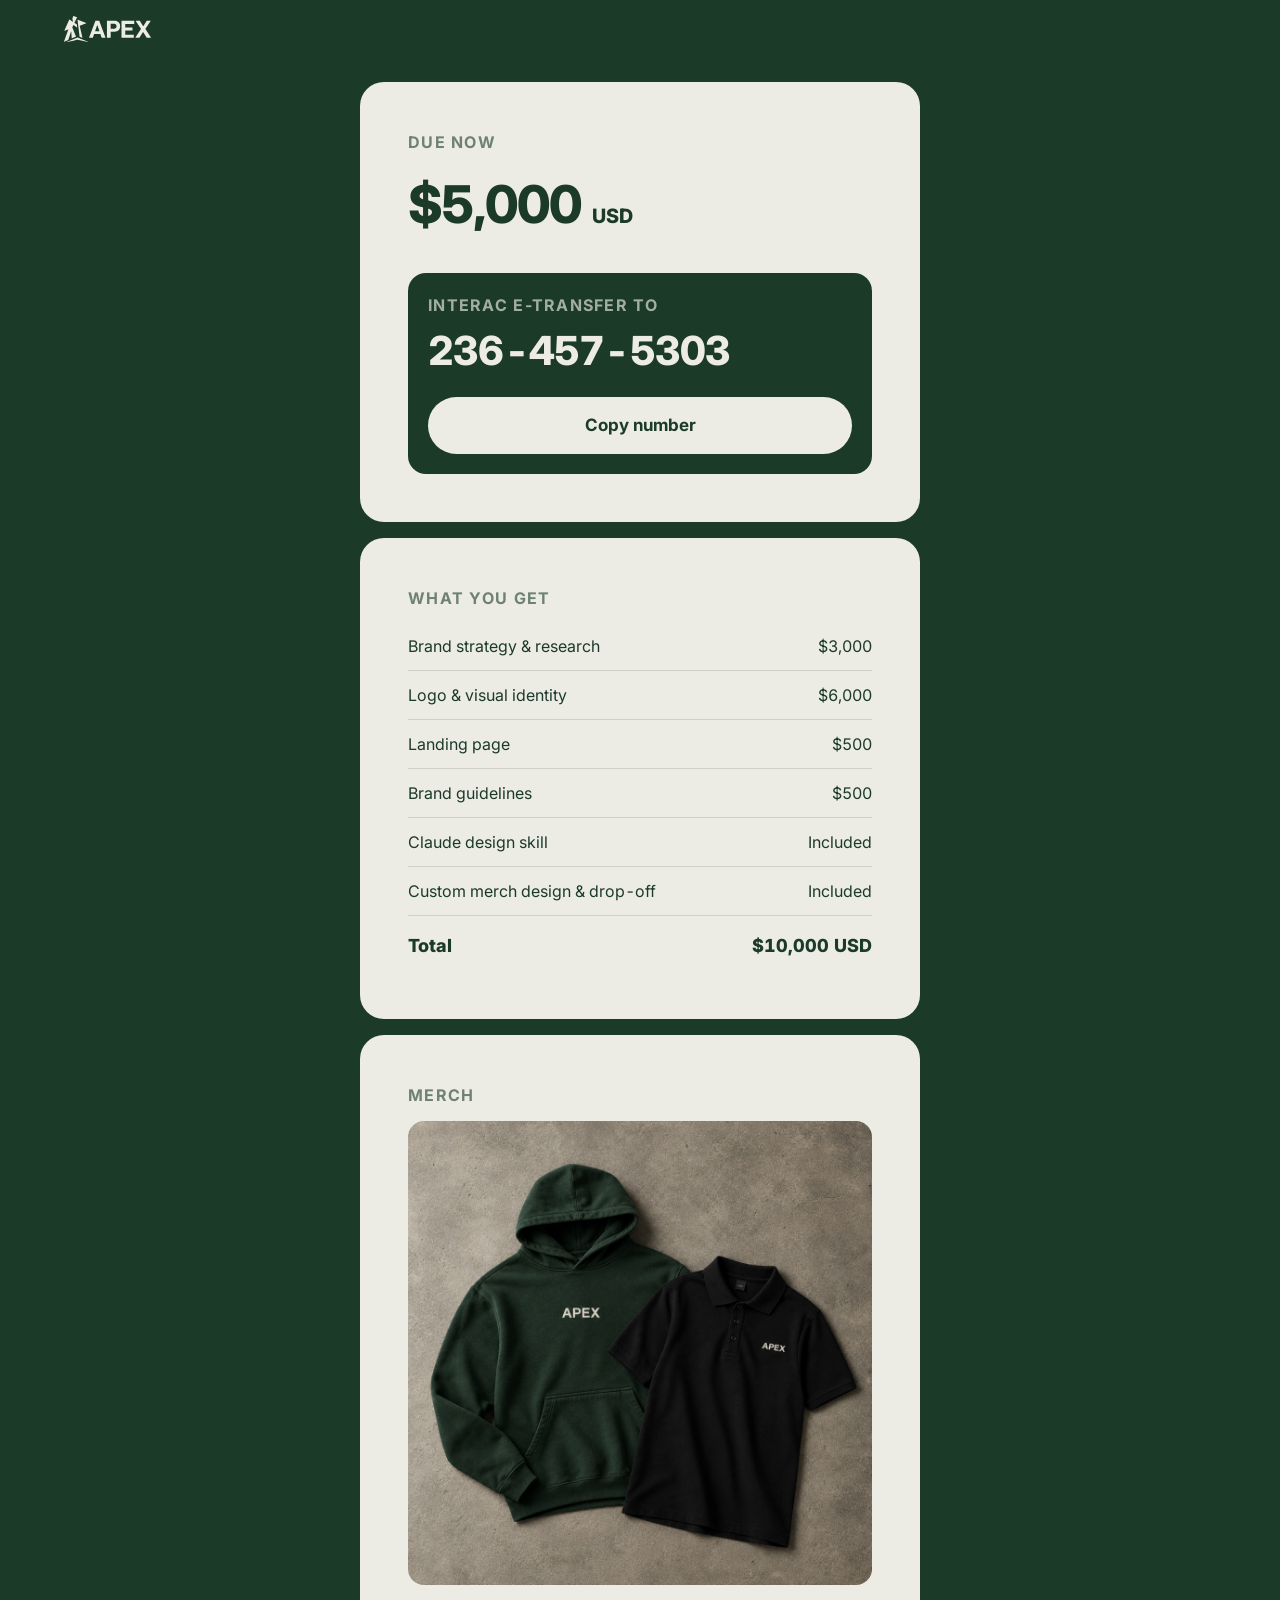
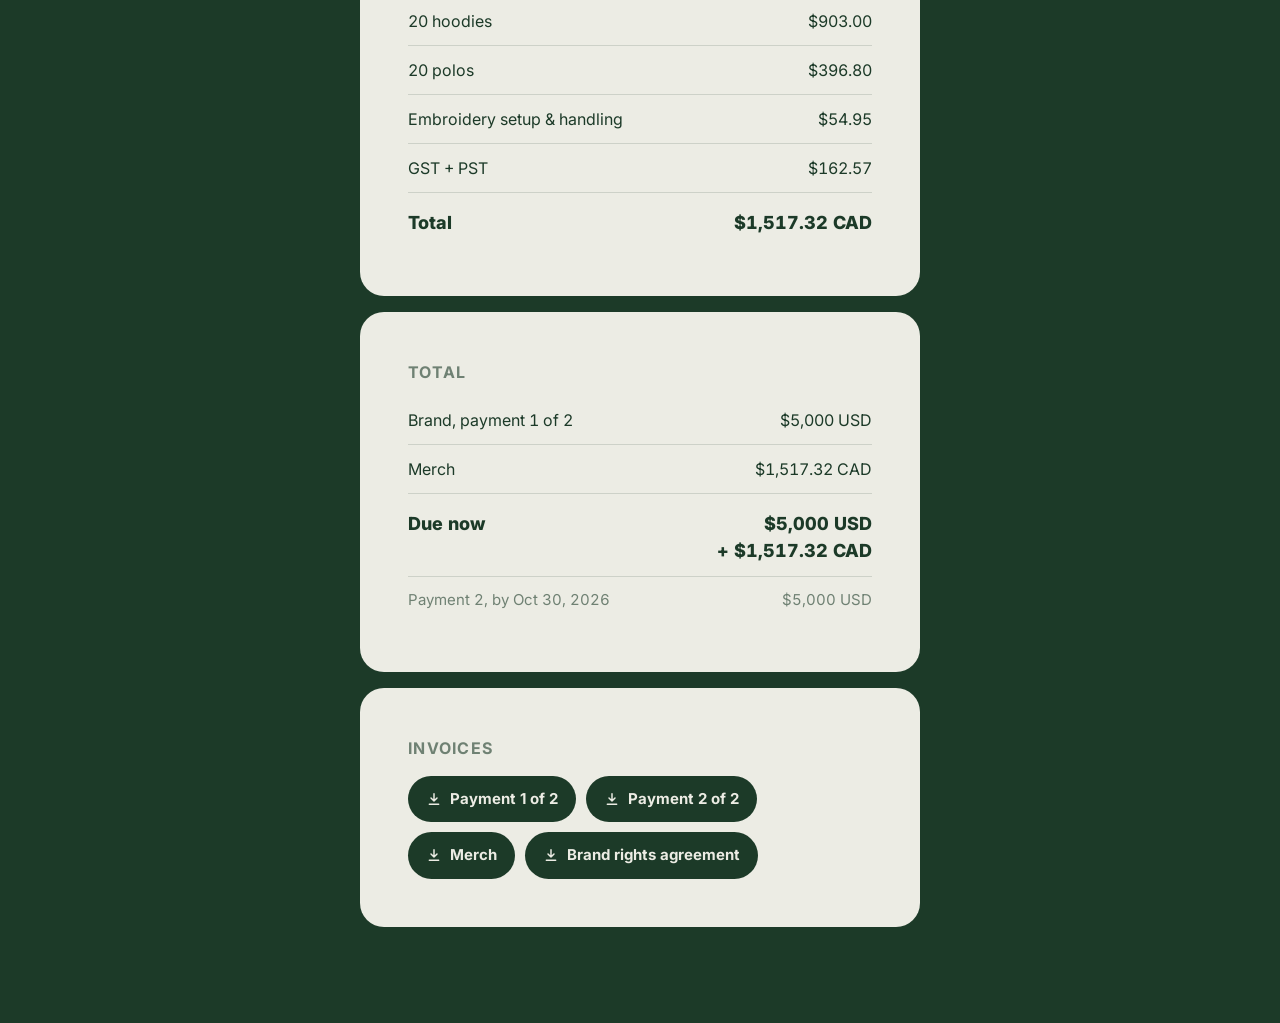
<file: invoice/index.html>
<!DOCTYPE html>
<html lang="en">
<head>
  <meta charset="utf-8">
  <meta name="viewport" content="width=device-width, initial-scale=1">
  <title>Invoice · Apex.host</title>
  <meta name="robots" content="noindex">
  <link rel="icon" href="../img/logo/app-icon.png" type="image/png">
  <link rel="icon" href="../img/logo/favicon.svg" type="image/svg+xml">
  <link rel="preconnect" href="https://fonts.googleapis.com">
  <link rel="preconnect" href="https://fonts.gstatic.com" crossorigin>
  <link href="https://fonts.googleapis.com/css2?family=Inter:wght@400;500;700;800&display=swap" rel="stylesheet">
  <style>
    :root { --pine: #1c3a28; --mist: #ecece4; --muted: rgba(28,58,40,.6); --line: rgba(28,58,40,.15); --pad: clamp(16px, 5vw, 80px); }
    * { margin: 0; padding: 0; box-sizing: border-box; }
    body { background: var(--pine); color: var(--mist); font-family: "Inter", system-ui, sans-serif; -webkit-font-smoothing: antialiased; font-size: 16px; line-height: 1.5; }
    a { color: inherit; }

    .bar { display: flex; align-items: center; justify-content: space-between; gap: 16px; padding: 16px var(--pad); }
    .bar img { height: 26px; width: auto; display: block; }

    main { padding: clamp(8px, 2vw, 24px) var(--pad) clamp(48px, 8vw, 96px); }
    .card { background: var(--mist); color: var(--pine); border-radius: 24px; max-width: 560px; margin: 0 auto; padding: clamp(24px, 6vw, 48px); }
    .card + .card { margin-top: 16px; }

    .label { font-size: 16px; font-weight: 700; letter-spacing: .08em; text-transform: uppercase; color: var(--muted); }
    .amount { font-size: clamp(52px, 15vw, 80px); font-weight: 800; letter-spacing: -0.045em; line-height: 1; margin-top: 10px; font-variant-numeric: tabular-nums; }
    .amount small { font-size: .32em; letter-spacing: 0; font-weight: 700; margin-left: 6px; }
    .due { margin-top: 12px; }
    .due div { display: flex; flex-direction: column; padding: 12px 0; border-bottom: 1px solid var(--line); }
    .due div:last-child { border: 0; }
    .due b { font-size: clamp(36px, 11vw, 52px); font-weight: 800; letter-spacing: -0.04em; line-height: 1.05; font-variant-numeric: tabular-nums; }
    .due small { font-size: .38em; letter-spacing: 0; }

    .send { margin-top: 28px; background: var(--pine); color: var(--mist); border-radius: 18px; padding: 20px; }
    .send .label { color: rgba(236,236,228,.65); }
    .phone { display: block; white-space: nowrap; font-size: clamp(28px, 8vw, 40px); font-weight: 800; letter-spacing: -0.02em; margin-top: 4px; font-variant-numeric: tabular-nums; text-decoration: none; }
    .copy { margin-top: 16px; width: 100%; background: var(--mist); color: var(--pine); font: inherit; font-weight: 700; font-size: 17px; padding: 16px; border: 0; border-radius: 999px; cursor: pointer; }
    .copy:active { transform: scale(.98); }

    ul { list-style: none; margin-top: 12px; font-variant-numeric: tabular-nums; }
    li { display: flex; justify-content: space-between; gap: 16px; padding: 12px 0; border-bottom: 1px solid var(--line); }
    li span:last-child { white-space: nowrap; }
    li:last-child { border: 0; }
    li.total { font-weight: 800; font-size: 18px; padding-top: 16px; }
    li .stack { text-align: right; }
    li.later { color: var(--muted); font-size: 15px; }

    .merch { display: block; width: 100%; height: auto; border-radius: 16px; margin-top: 14px; }

    .dl { display: flex; flex-wrap: wrap; gap: 10px; margin-top: 16px; }
    .dl a { display: inline-flex; align-items: center; gap: 8px; background: var(--pine); color: var(--mist); font-weight: 700; font-size: 15px; text-decoration: none; padding: 12px 18px; border-radius: 999px; transition: transform .2s; }
    .dl a:hover { transform: translateY(-2px); }

    @media print {
      body { background: #fff; }
      .bar, .copy, .dl { display: none !important; }
      .card { max-width: none; }
    }
  </style>
</head>
<body>

  <header class="bar">
    <a href="../index.html" aria-label="Apex home"><img src="../assets/logos/white/apex-logotype-and-icon-white.svg" alt="Apex"></a>
  </header>

  <main>
    <section class="card">
      <p class="label">Due now</p>
      <div class="due">
        <div><b>$5,000 <small>USD</small></b></div>
      </div>

      <div class="send">
        <p class="label">Interac e-Transfer to</p>
        <a class="phone" href="tel:+12364575303">236-457-5303</a>
        <button class="copy" type="button" data-copy="2364575303">Copy number</button>
      </div>
    </section>

    <section class="card">
      <p class="label">What you get</p>
      <ul>
        <li><span>Brand strategy &amp; research</span><span>$3,000</span></li>
        <li><span>Logo &amp; visual identity</span><span>$6,000</span></li>
        <li><span>Landing page</span><span>$500</span></li>
        <li><span>Brand guidelines</span><span>$500</span></li>
        <li><span>Claude design skill</span><span>Included</span></li>
        <li><span>Custom merch design &amp; drop-off</span><span>Included</span></li>
        <li class="total"><span>Total</span><span>$10,000 USD</span></li>
      </ul>
    </section>

    <section class="card">
      <p class="label">Merch</p>
      <img class="merch" src="../img/merch-hoodie-polo.jpg" alt="Apex hoodie and polo" width="1000" height="1000">
      <ul>
        <li><span>20 hoodies</span><span>$903.00</span></li>
        <li><span>20 polos</span><span>$396.80</span></li>
        <li><span>Embroidery setup &amp; handling</span><span>$54.95</span></li>
        <li><span>GST + PST</span><span>$162.57</span></li>
        <li class="total"><span>Total</span><span>$1,517.32 CAD</span></li>
      </ul>
    </section>

    <section class="card">
      <p class="label">Total</p>
      <ul>
        <li><span>Brand, payment 1 of 2</span><span>$5,000 USD</span></li>
        <li><span>Merch</span><span>$1,517.32 CAD</span></li>
        <li class="total"><span>Due now</span><span class="stack">$5,000 USD<br>+ $1,517.32 CAD</span></li>
        <li class="later"><span>Payment 2, by Oct 30, 2026</span><span>$5,000 USD</span></li>
      </ul>
    </section>

    <section class="card">
      <p class="label">Invoices</p>
      <div class="dl">
        <a href="../assets/docs/Apex-Invoice-Payment-1-of-2.pdf" download><svg viewBox="0 0 24 24" width="16" height="16" fill="none" stroke="currentColor" stroke-width="2.2" stroke-linecap="round" stroke-linejoin="round" aria-hidden="true"><path d="M12 4v11m0 0l-4.5-4.5M12 15l4.5-4.5M5 20h14"/></svg> Payment 1 of 2</a>
        <a href="../assets/docs/Apex-Invoice-Payment-2-of-2.pdf" download><svg viewBox="0 0 24 24" width="16" height="16" fill="none" stroke="currentColor" stroke-width="2.2" stroke-linecap="round" stroke-linejoin="round" aria-hidden="true"><path d="M12 4v11m0 0l-4.5-4.5M12 15l4.5-4.5M5 20h14"/></svg> Payment 2 of 2</a>
        <a href="../assets/docs/Quote_75079.pdf" download="Apex-Merch-Invoice.pdf"><svg viewBox="0 0 24 24" width="16" height="16" fill="none" stroke="currentColor" stroke-width="2.2" stroke-linecap="round" stroke-linejoin="round" aria-hidden="true"><path d="M12 4v11m0 0l-4.5-4.5M12 15l4.5-4.5M5 20h14"/></svg> Merch</a>
        <a href="../assets/docs/Apex-Brand-Rights-Agreement.pdf" download><svg viewBox="0 0 24 24" width="16" height="16" fill="none" stroke="currentColor" stroke-width="2.2" stroke-linecap="round" stroke-linejoin="round" aria-hidden="true"><path d="M12 4v11m0 0l-4.5-4.5M12 15l4.5-4.5M5 20h14"/></svg> Brand rights agreement</a>
      </div>
    </section>
  </main>

  <script>
    document.querySelectorAll('[data-copy]').forEach(function (btn) {
      btn.addEventListener('click', function () {
        var text = btn.dataset.copy, label = btn.textContent;
        function done() { btn.textContent = 'Copied ✓'; setTimeout(function () { btn.textContent = label; }, 1800); }
        if (navigator.clipboard) {
          navigator.clipboard.writeText(text).then(done, fallback);
        } else { fallback(); }
        function fallback() {
          var t = document.createElement('textarea');
          t.value = text; document.body.appendChild(t); t.select();
          try { document.execCommand('copy'); done(); } catch (e) {}
          t.remove();
        }
      });
    });
  </script>
</body>
</html>
</file>
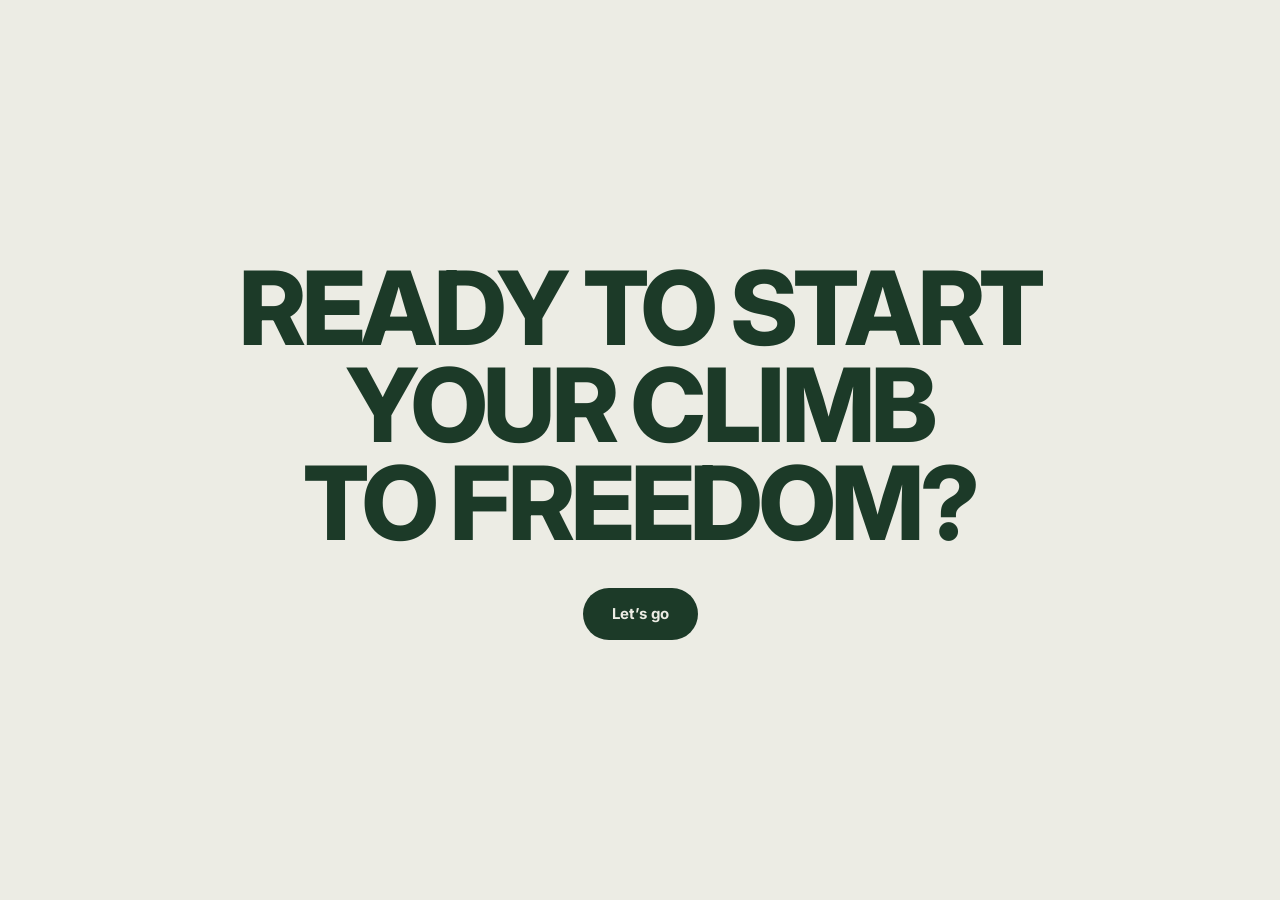
<file: sherpa/index.html>
<!doctype html>
<html lang="en">
<head>
<meta charset="utf-8">
<meta name="viewport" content="width=device-width, initial-scale=1, viewport-fit=cover">
<meta name="robots" content="noindex">
<meta name="theme-color" content="#ECECE4">
<title>Apex Sherpa</title>
<meta name="description" content="Apex Sherpa demo. Example data only. Nothing gets connected.">
<script>if (!/\/$/.test(location.pathname) && !/\.html$/.test(location.pathname)) location.replace(location.pathname + '/' + location.search + location.hash);</script>
<link rel="icon" href="assets/icon.svg" type="image/svg+xml">
<link rel="preconnect" href="https://fonts.googleapis.com">
<link rel="preconnect" href="https://fonts.gstatic.com" crossorigin>
<link href="https://fonts.googleapis.com/css2?family=Inter:wght@400;500;600;700;800;900&amp;display=swap" rel="stylesheet">
<link rel="stylesheet" href="app.css">
</head>
<body>
<div id="app" class="app"></div>
<div id="toast" role="status" aria-live="polite"></div>
<noscript><p style="padding:24px">Apex Sherpa needs JavaScript.</p></noscript>
<script src="data.js"></script>
<script src="app.js"></script>
</body>
</html>
</file>
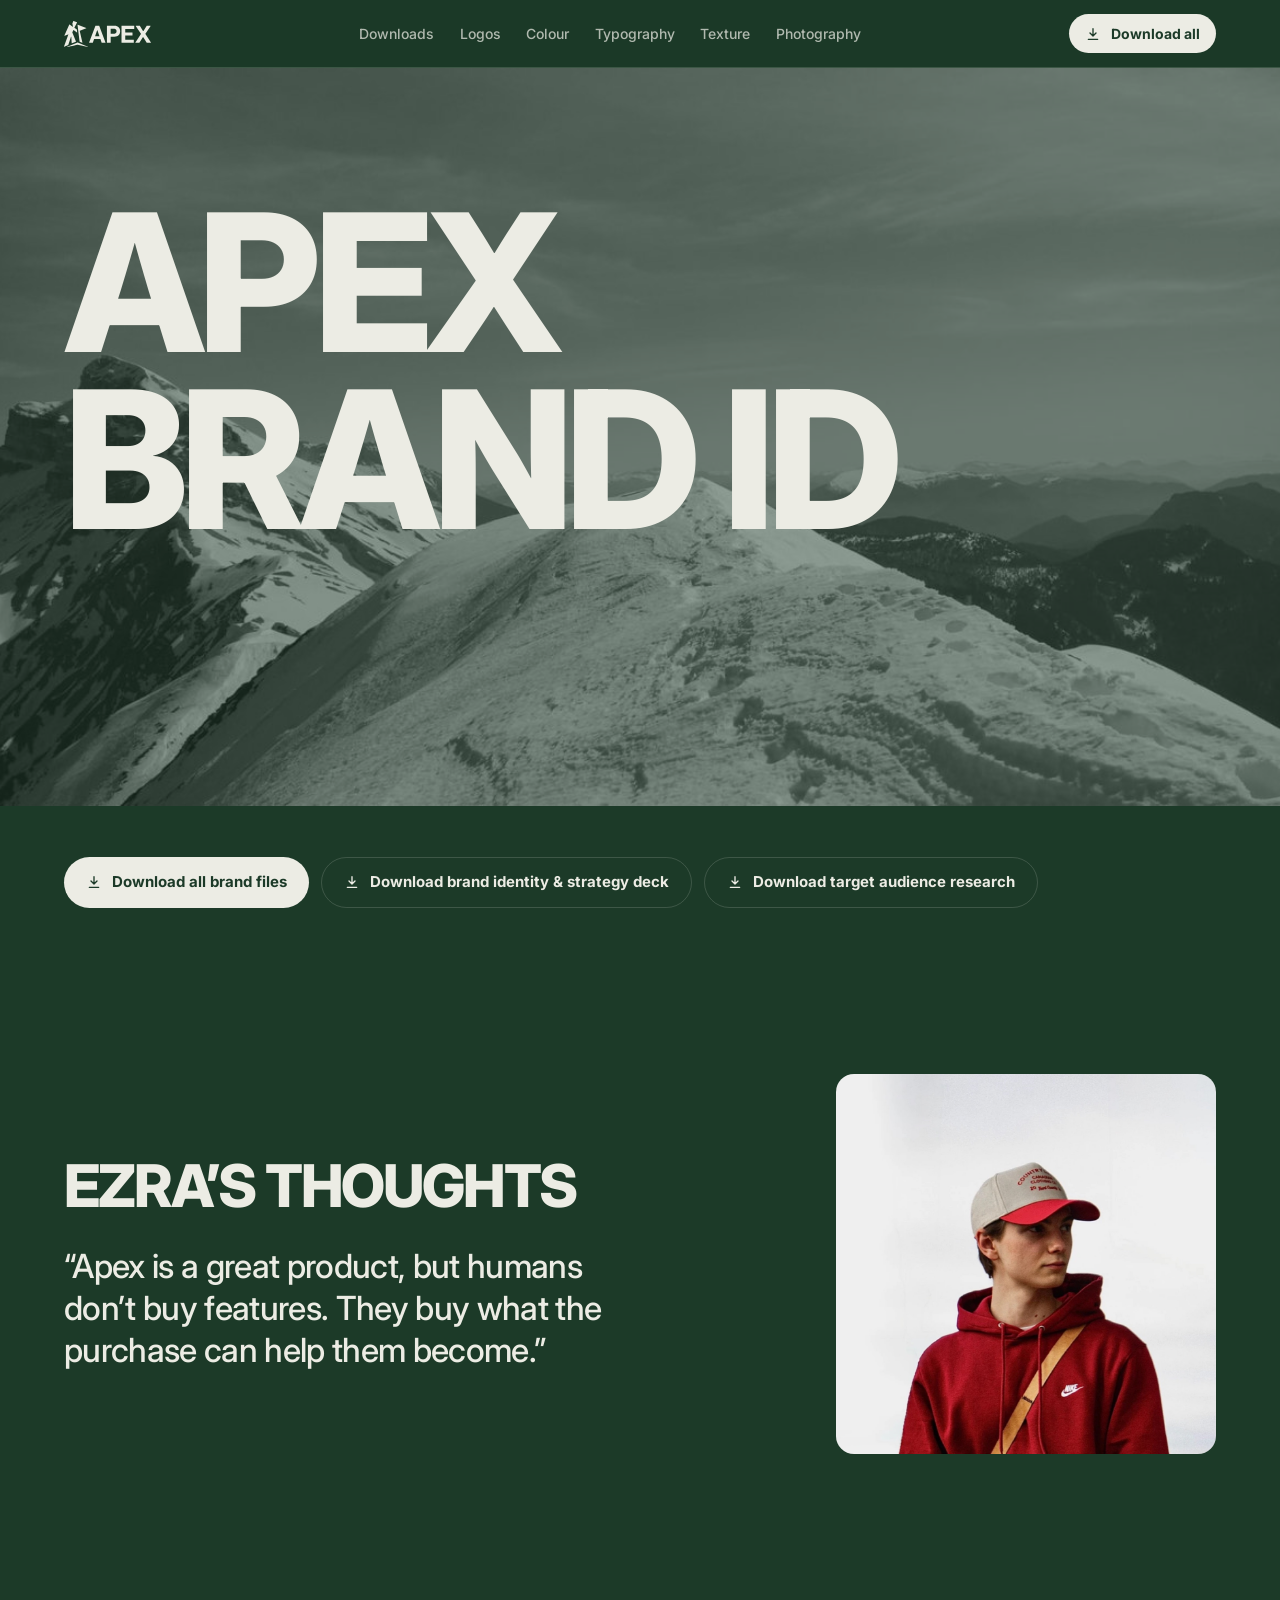
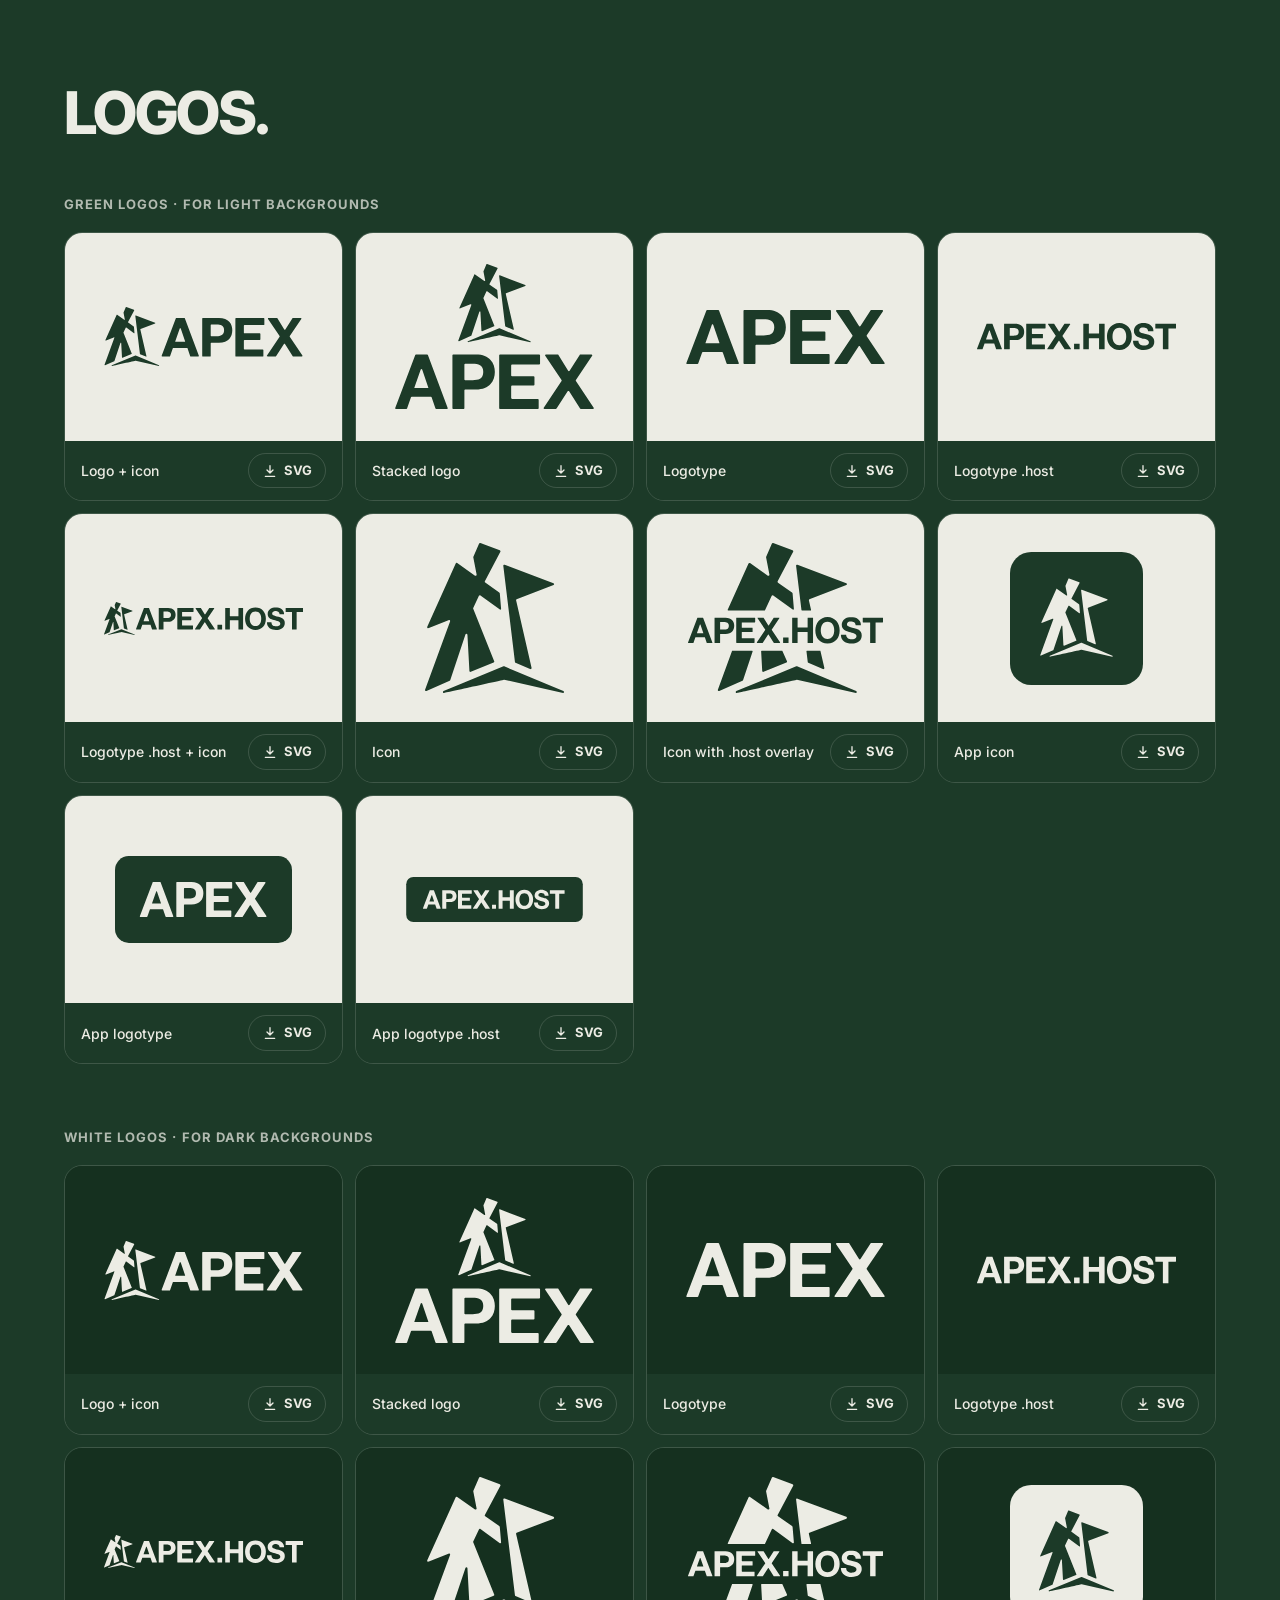
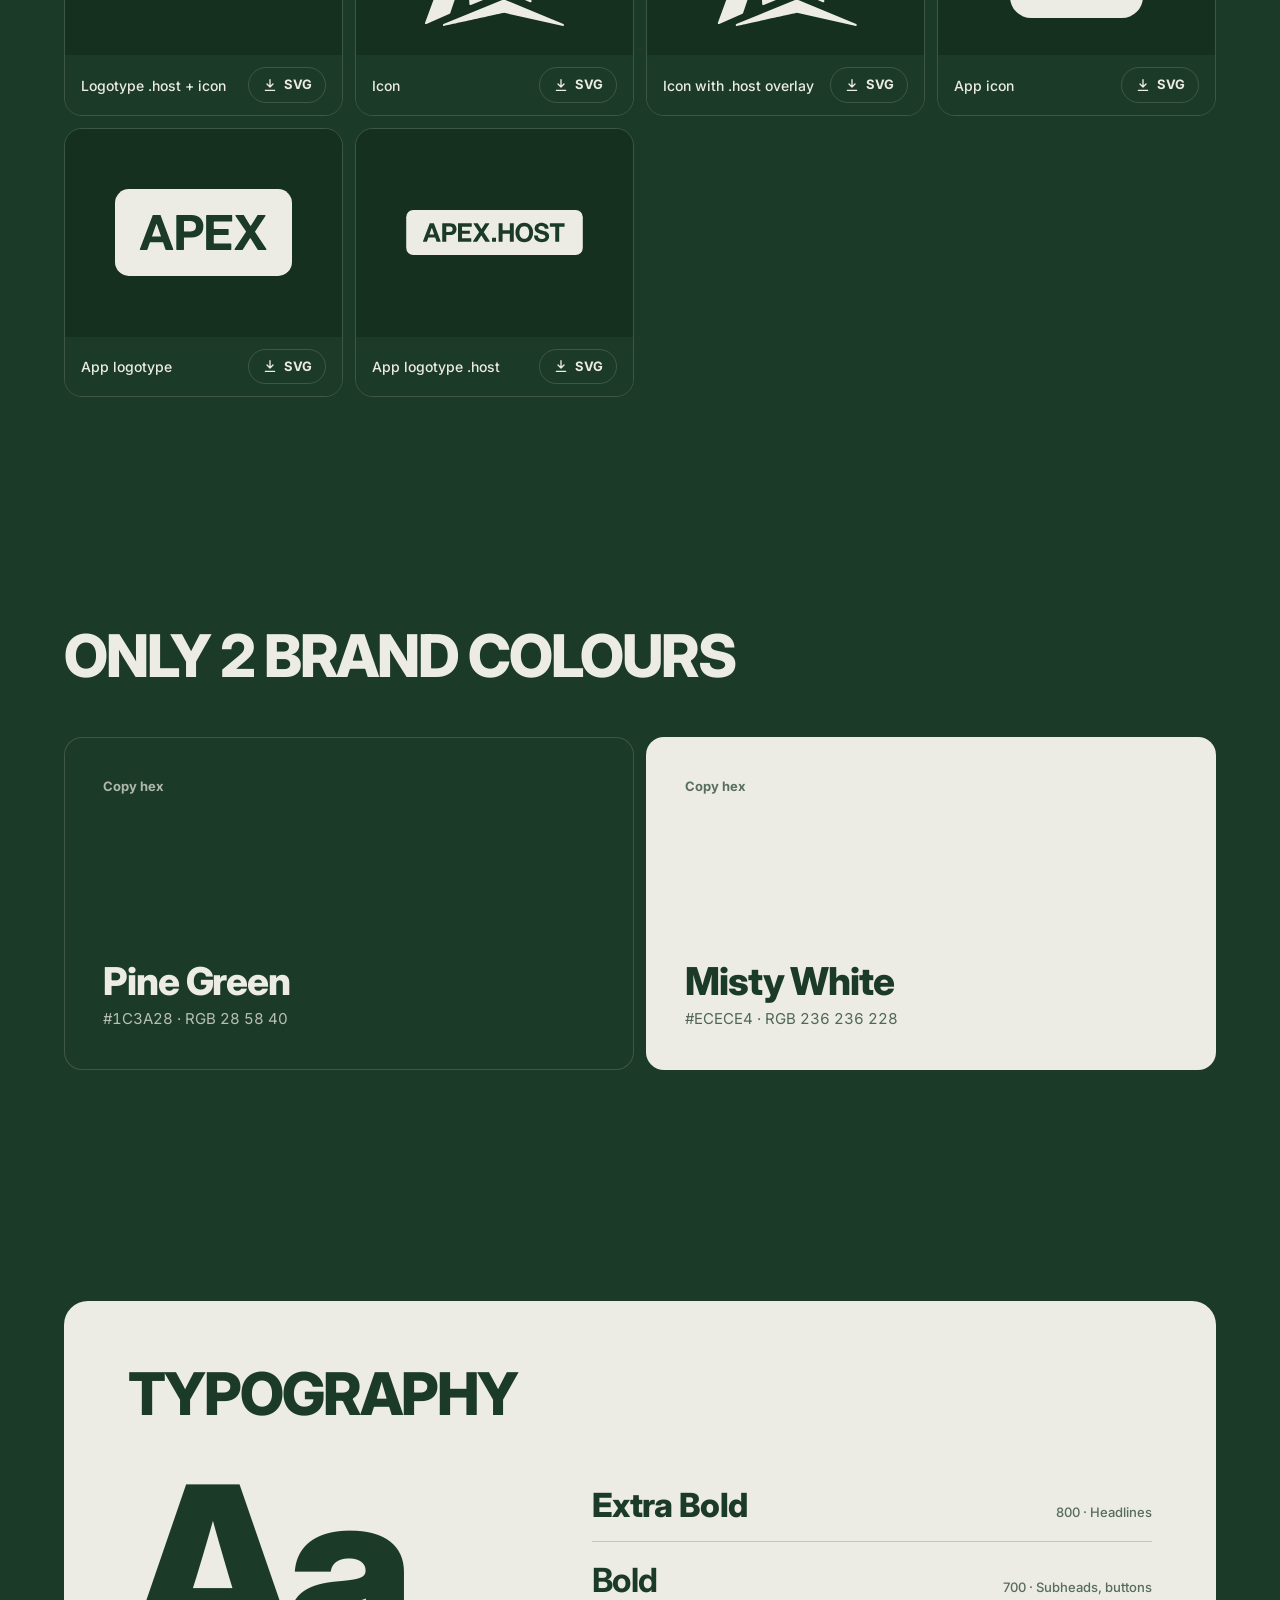
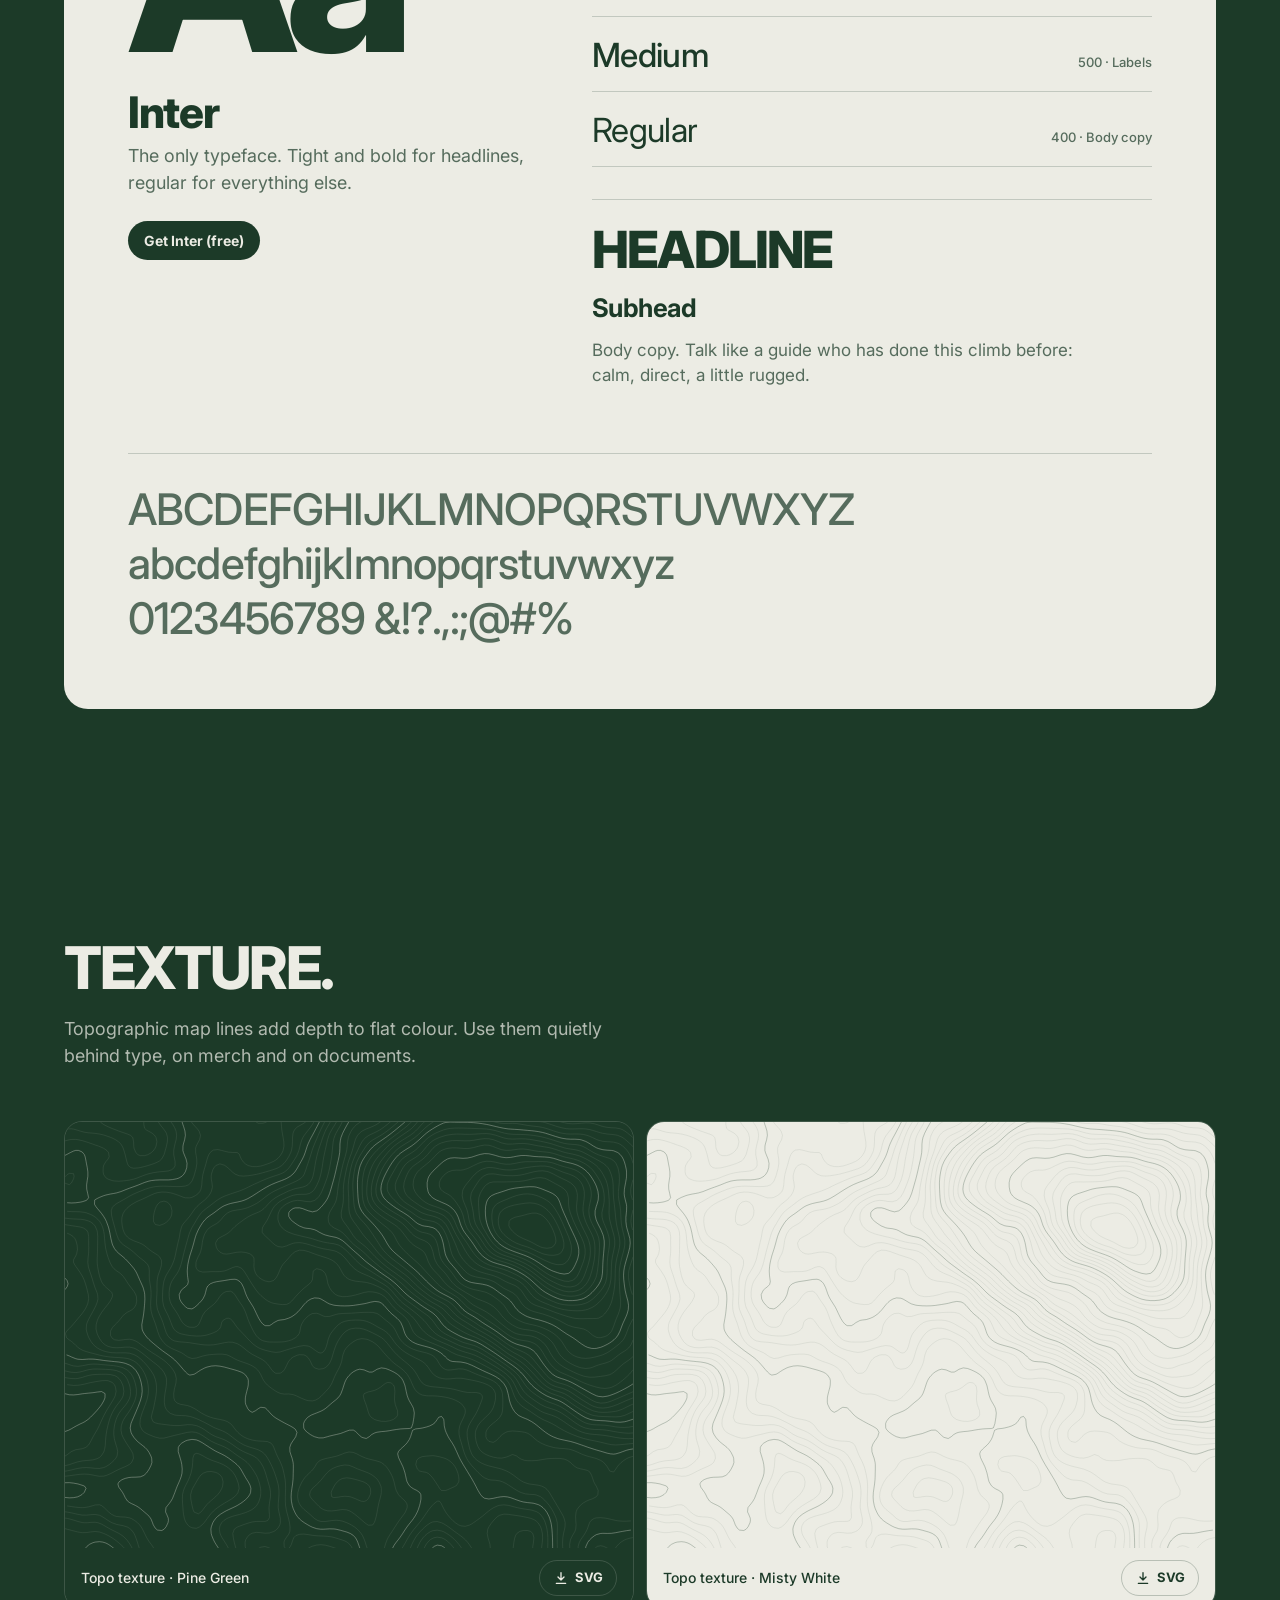
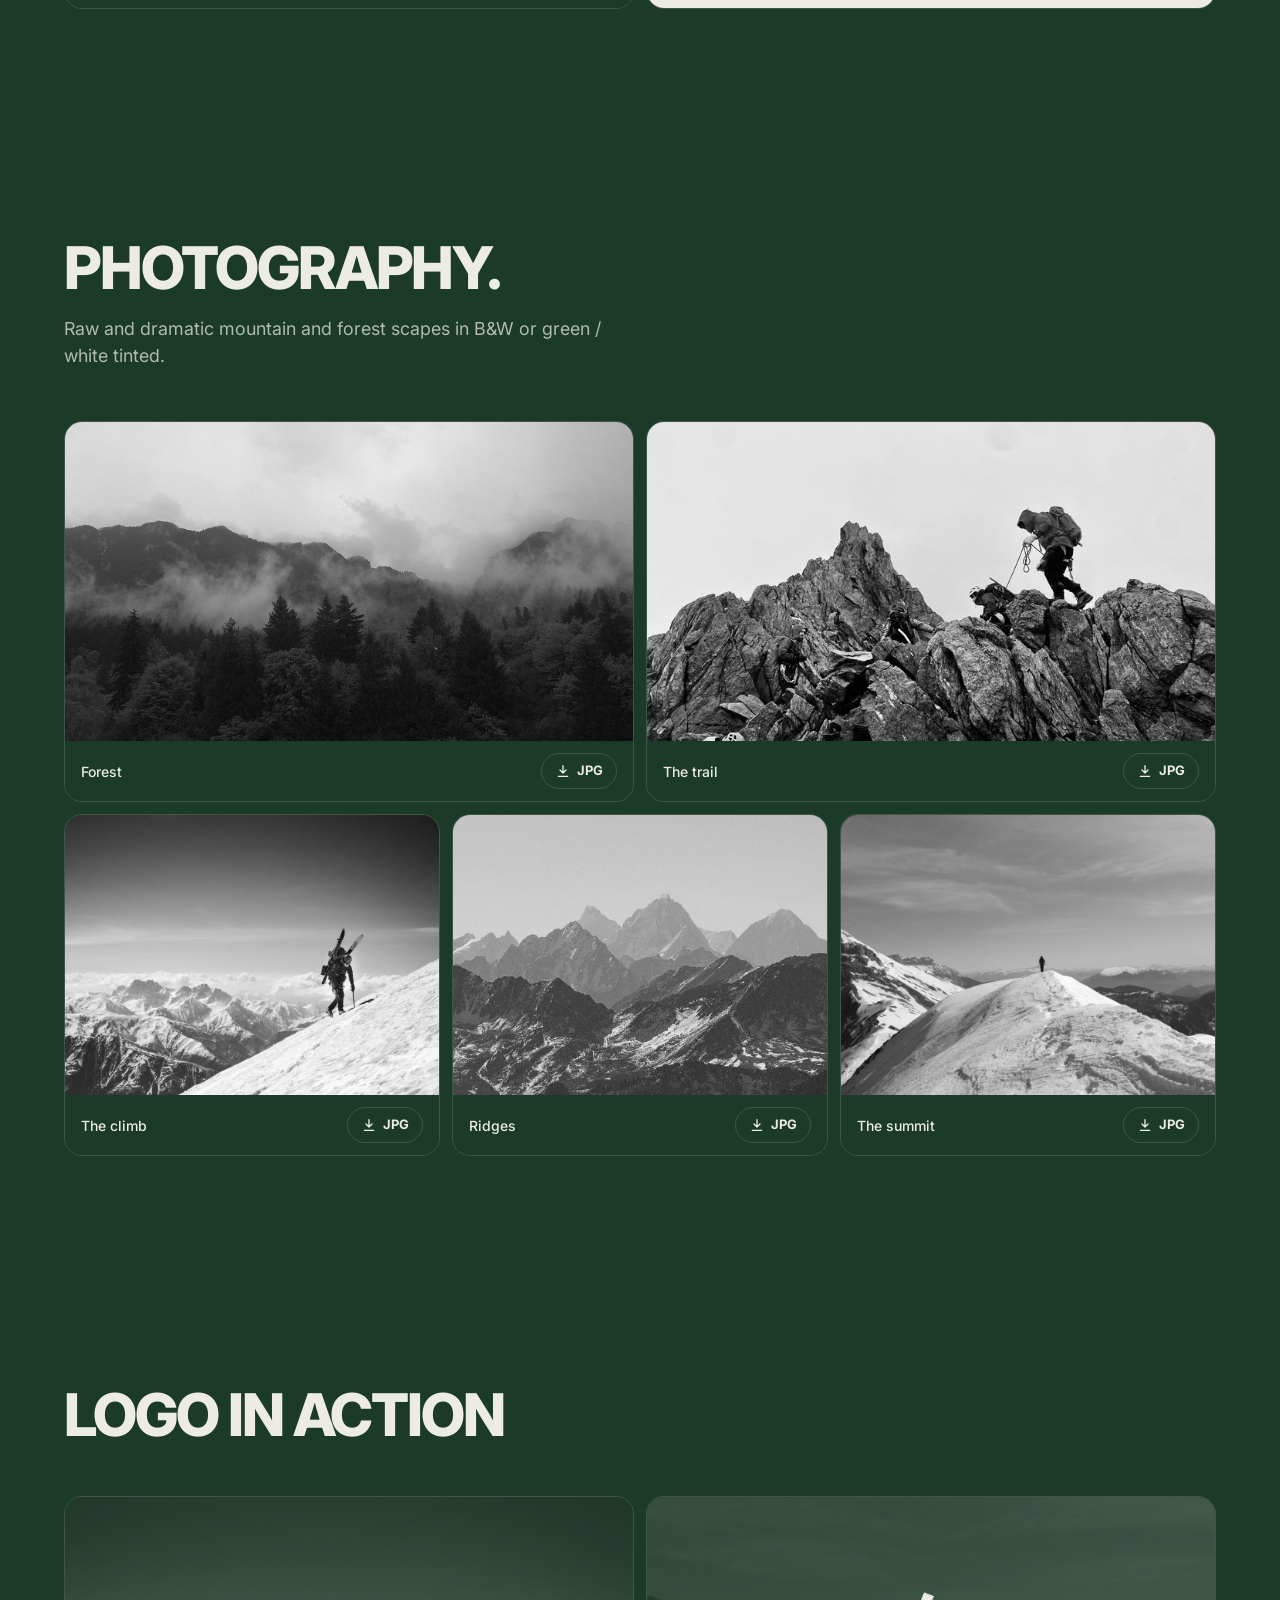
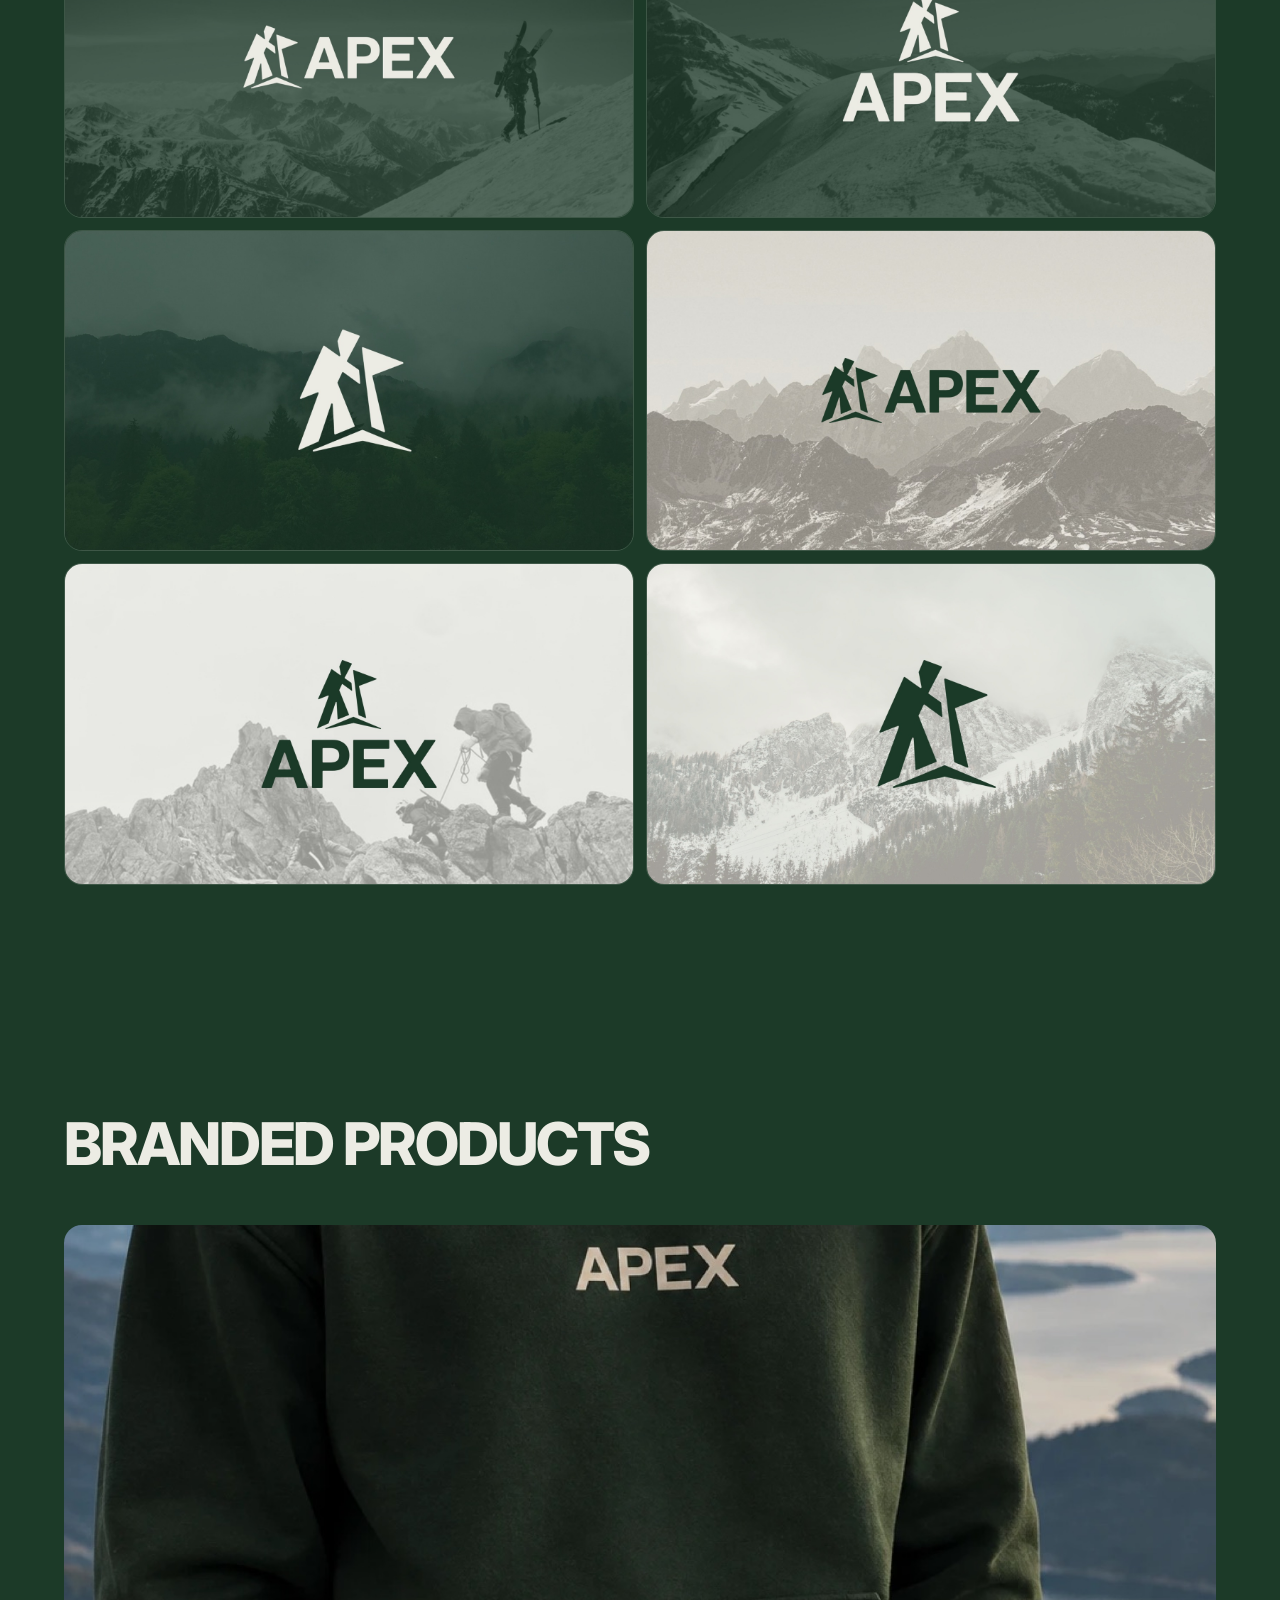
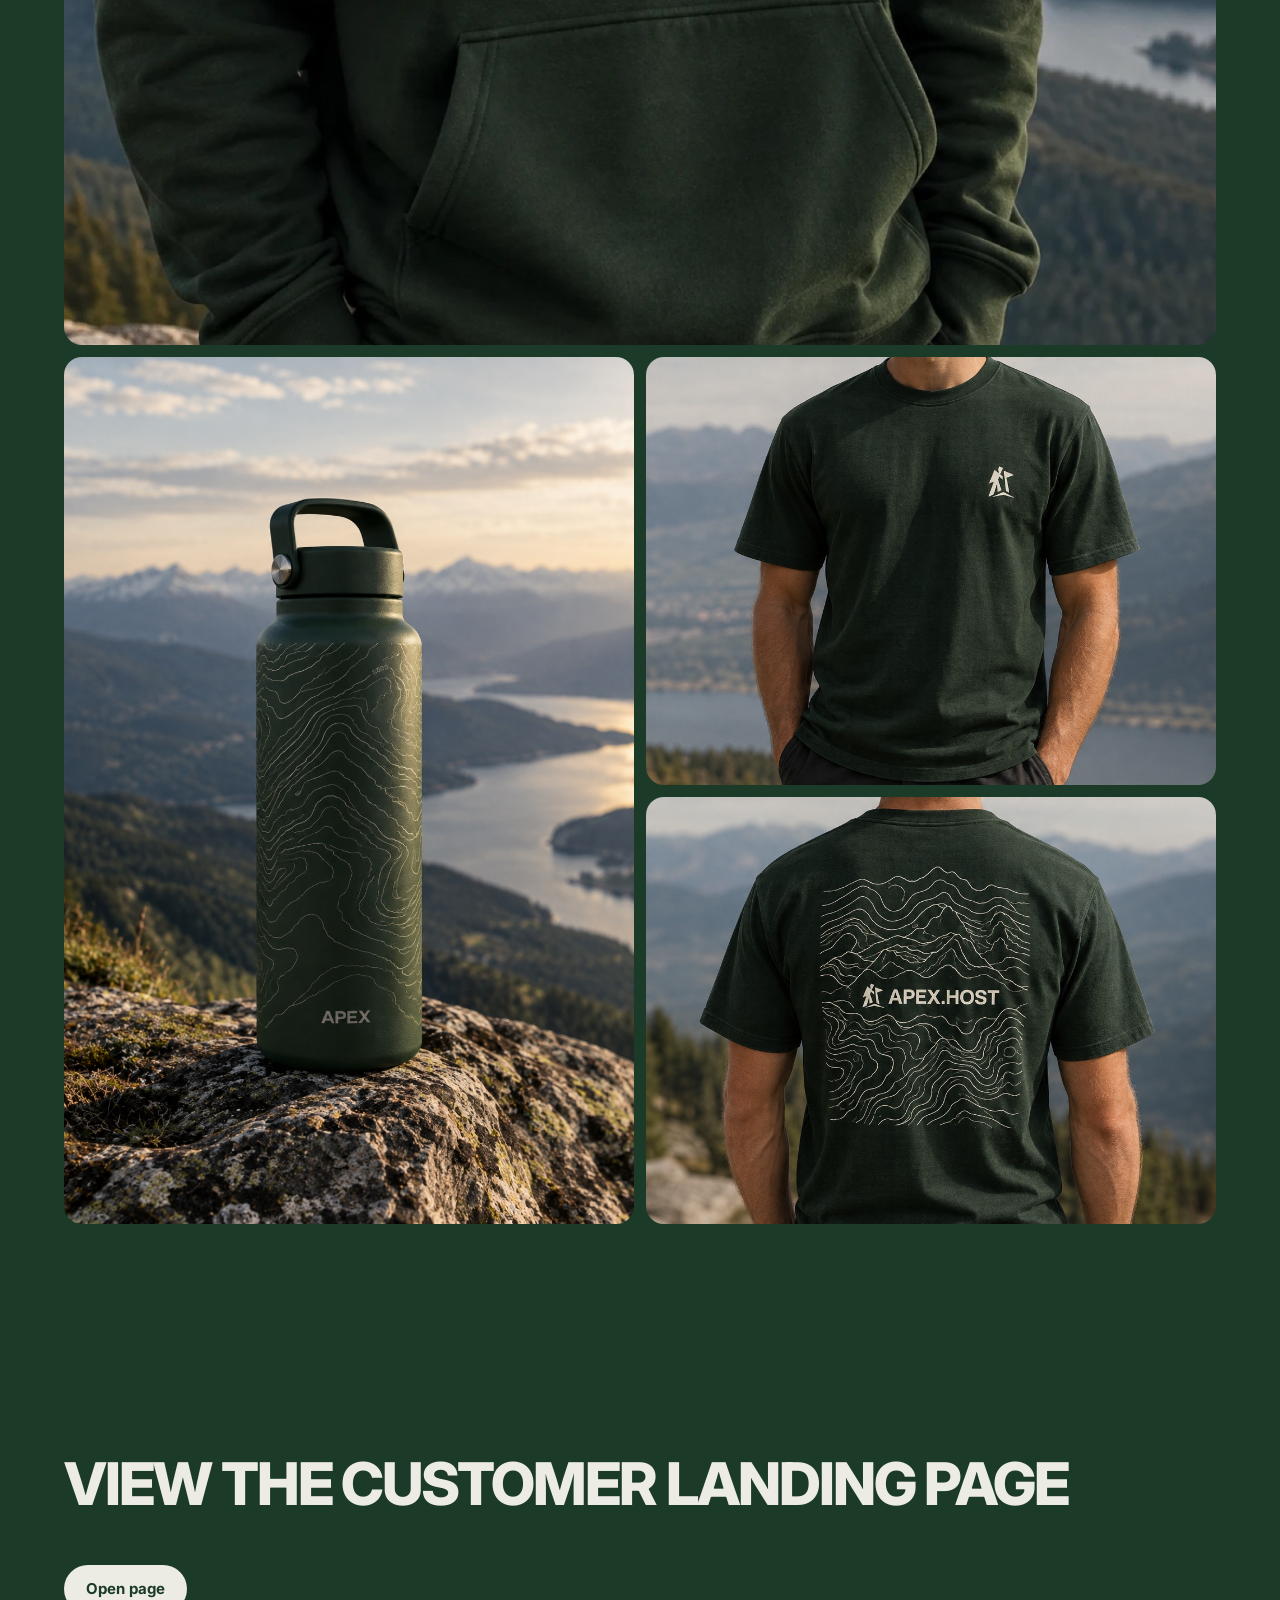
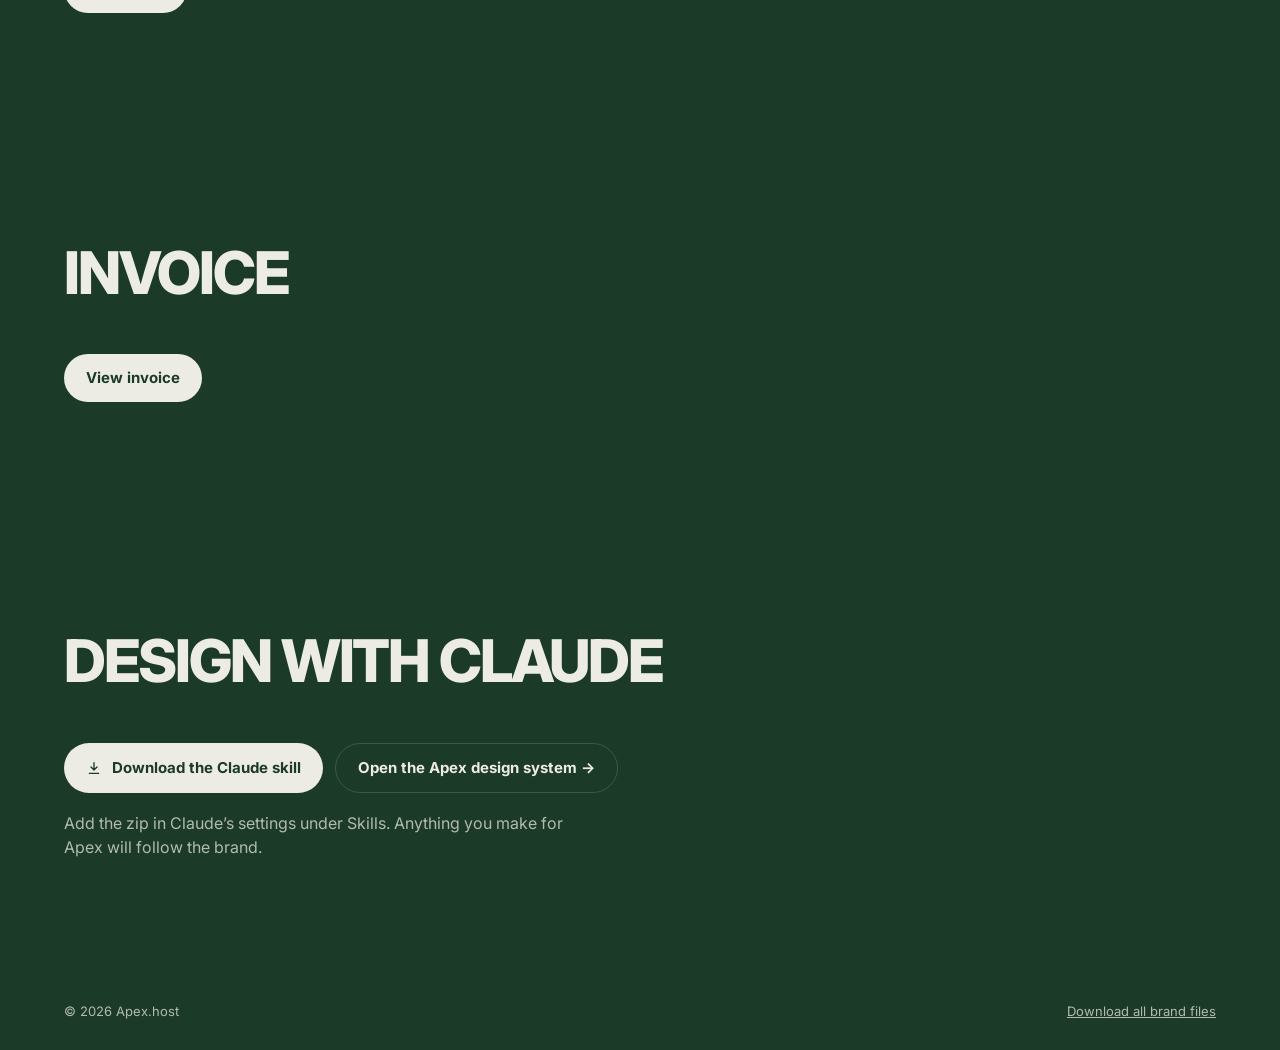
<file: brand.html>
<!DOCTYPE html>
<html lang="en">
<head>
  <meta charset="utf-8">
  <meta name="viewport" content="width=device-width, initial-scale=1">
  <title>Apex Brand Assets</title>
  <meta name="robots" content="noindex">
  <link rel="icon" href="img/logo/app-icon.png" type="image/png">
  <link rel="icon" href="img/logo/favicon.svg" type="image/svg+xml">
  <link rel="preconnect" href="https://fonts.googleapis.com">
  <link rel="preconnect" href="https://fonts.gstatic.com" crossorigin>
  <link href="https://fonts.googleapis.com/css2?family=Inter:wght@400;500;700;800&display=swap" rel="stylesheet">
  <style>
    :root {
      --pine: #1c3a28;
      --mist: #ecece4;
      --soft: rgba(236, 236, 228, 0.72);
      --line: rgba(236, 236, 228, 0.16);
      --pad: clamp(20px, 5vw, 80px);
      --r: 18px;
    }
    * { margin: 0; padding: 0; box-sizing: border-box; }
    html { scroll-behavior: smooth; }
    body { background: var(--pine); color: var(--mist); font-family: "Inter", system-ui, sans-serif; -webkit-font-smoothing: antialiased; font-size: 17px; line-height: 1.5; }
    img { display: block; max-width: 100%; }
    a { color: inherit; }
    h1, h2 { font-weight: 800; letter-spacing: -0.035em; line-height: 1; }
    h2 { font-size: clamp(34px, 4.6vw, 64px); text-transform: uppercase; }
    h3 { font-size: 13px; font-weight: 700; letter-spacing: 0.08em; text-transform: uppercase; color: var(--soft); margin-bottom: 18px; }
    .lede { color: var(--soft); max-width: 52ch; margin-top: 18px; font-size: clamp(17px, 1.4vw, 20px); }

    /* Top bar */
    .bar { position: sticky; top: 0; z-index: 50; display: flex; align-items: center; justify-content: space-between; gap: 16px; padding: 14px var(--pad); background: rgba(28,58,40,0.92); backdrop-filter: blur(10px); -webkit-backdrop-filter: blur(10px); border-bottom: 1px solid var(--line); }
    .bar img { height: 26px; width: auto; }
    .bar nav { display: flex; gap: clamp(14px, 2vw, 28px); font-size: 14px; font-weight: 500; }
    .bar nav a { text-decoration: none; color: var(--soft); transition: color .2s; }
    .bar nav a:hover { color: var(--mist); }

    .btn { display: inline-flex; align-items: center; gap: 10px; background: var(--mist); color: var(--pine); font: inherit; font-weight: 700; font-size: 15px; text-decoration: none; padding: 13px 22px; border-radius: 999px; border: 0; cursor: pointer; transition: transform .2s; white-space: nowrap; }
    .btn:hover { transform: translateY(-2px); }
    .btn.ghost { background: transparent; color: var(--mist); border: 1.5px solid var(--line); }
    .btn.sm { padding: 9px 16px; font-size: 14px; }

    section { padding: clamp(64px, 9vw, 120px) var(--pad); position: relative; }
    .head { margin-bottom: clamp(32px, 4vw, 56px); }

    /* Hero */
    .hero { min-height: 82vh; min-height: 82svh; display: flex; flex-direction: column; justify-content: flex-start; padding-top: clamp(72px, 14vh, 160px); overflow: hidden; }
    .hero > img.bg { position: absolute; inset: 0; width: 100%; height: 100%; object-fit: cover; filter: grayscale(1); opacity: .5; }
    .hero::after { content: ""; position: absolute; inset: 0; background: linear-gradient(to bottom, rgba(28,58,40,.35), rgba(28,58,40,.05) 40%, var(--pine)); }
    .hero > * { position: relative; z-index: 1; }
    .hero h1 { font-size: clamp(64px, 15vw, 240px); line-height: .92; max-width: none; text-transform: uppercase; letter-spacing: -0.04em; }
    .hero .cta { display: flex; flex-wrap: wrap; gap: 12px; margin-top: 32px; }

    /* My thoughts */
    .thoughts { display: grid; grid-template-columns: 1fr minmax(0, 380px); gap: clamp(32px, 6vw, 96px); align-items: center; }
    .thoughts .words h2 { margin-bottom: clamp(20px, 2.4vw, 32px); }
    .thoughts .words p { color: var(--mist); max-width: 28ch; font-size: clamp(24px, 2.6vw, 38px); font-weight: 500; letter-spacing: -0.02em; line-height: 1.25; }
    .thoughts img { width: 100%; border-radius: var(--r); aspect-ratio: 1 / 1; object-fit: cover; object-position: 50% 30%; }

    /* Design with Claude: the skill download and the design system link */
    .claude-btns { display: flex; flex-wrap: wrap; gap: 12px; }
    .claude-note { margin-top: 18px; max-width: 52ch; color: var(--soft); font-size: 16px; }
    @media (max-width: 640px) { .claude-btns .btn { width: 100%; justify-content: center; white-space: normal; } }

    /* Downloads */
    #downloads { padding-top: clamp(32px, 4vw, 56px); padding-bottom: clamp(32px, 4vw, 56px); }
    .dl-btns { display: flex; flex-wrap: wrap; gap: 12px; }
    .dl-btns .btn { white-space: normal; }

    /* Logos */
    .group + .group { margin-top: clamp(40px, 5vw, 72px); }
    .logo-grid { display: grid; grid-template-columns: repeat(auto-fill, minmax(260px, 1fr)); gap: 12px; }
    .logo, .ph { border-radius: var(--r); overflow: hidden; border: 1px solid var(--line); }
    .logo { display: flex; flex-direction: column; }
    .logo .art { position: relative; aspect-ratio: 4 / 3; }
    .logo .art img { position: absolute; inset: 14%; width: 72%; height: 72%; object-fit: contain; }
    .logo.app .art img { inset: 18%; width: 64%; height: 64%; }
    .logo.on-paper .art { background: var(--mist); }
    .logo.on-pine .art { background: #15301f; }
    figcaption { display: flex; align-items: center; justify-content: space-between; gap: 10px; padding: 12px 16px; font-size: 14px; font-weight: 500; }
    .logo figcaption, .ph figcaption { background: var(--pine); }
    figcaption a { display: inline-flex; align-items: center; gap: 6px; text-decoration: none; font-size: 13px; font-weight: 700; color: var(--mist); border: 1.5px solid var(--line); border-radius: 999px; padding: 7px 13px; white-space: nowrap; transition: background .2s, color .2s, border-color .2s; }
    figcaption a:hover { background: var(--mist); color: var(--pine); border-color: var(--mist); }
    .logo figcaption { flex: 1; }

    /* Colour */
    .swatches { display: grid; grid-template-columns: 1fr 1fr; gap: 12px; }
    .sw { border-radius: var(--r); min-height: clamp(240px, 26vw, 380px); padding: clamp(22px, 3vw, 40px); display: flex; flex-direction: column; justify-content: space-between; border: 1px solid var(--line); font: inherit; text-align: left; cursor: pointer; }
    .sw.pine { background: var(--pine); color: var(--mist); }
    .sw.mist { background: var(--mist); color: var(--pine); }
    .sw b { font-size: clamp(28px, 3vw, 44px); font-weight: 800; letter-spacing: -0.03em; line-height: 1; }
    .sw span { display: block; font-size: 15px; opacity: .75; margin-top: 6px; font-variant-numeric: tabular-nums; }
    .sw em { font-style: normal; font-size: 13px; font-weight: 700; opacity: .7; }
    .ratio { display: flex; height: 14px; border-radius: 99px; overflow: hidden; margin-top: 14px; border: 1px solid var(--line); }
    .ratio i { display: block; }

    /* Type */
    .type { display: grid; grid-template-columns: 1fr 1.4fr; gap: clamp(28px, 5vw, 80px); align-items: start; }
    .type .aa { font-size: clamp(120px, 18vw, 260px); font-weight: 800; letter-spacing: -0.06em; line-height: .85; }
    .weights { display: grid; gap: 4px; }
    .weights div { font-size: clamp(22px, 2.6vw, 38px); letter-spacing: -0.02em; padding: 10px 0; border-bottom: 1px solid var(--line); display: flex; justify-content: space-between; align-items: baseline; gap: 16px; }
    .weights small { font-size: 13px; color: var(--soft); letter-spacing: 0; font-weight: 500; }

    .type .fname { font-size: clamp(32px, 3.4vw, 52px); font-weight: 800; letter-spacing: -0.03em; line-height: 1; margin-top: 24px; }
    .hier { margin-top: 32px; padding-top: 24px; border-top: 1px solid var(--line); }
    .hier h4 { text-transform: uppercase; font-size: clamp(34px, 4vw, 58px); font-weight: 800; letter-spacing: -0.035em; line-height: 1; }
    .hier h5 { font-size: clamp(20px, 2vw, 28px); font-weight: 700; letter-spacing: -0.02em; margin-top: 14px; }
    .hier p { color: var(--soft); margin-top: 10px; max-width: 46ch; }
    .alpha { margin-top: clamp(40px, 5vw, 72px); padding-top: 28px; border-top: 1px solid var(--line); font-size: clamp(22px, 3.4vw, 52px); font-weight: 500; letter-spacing: -0.02em; line-height: 1.25; color: var(--soft); word-break: break-all; }

    .type-card { background: var(--mist); color: var(--pine); border-radius: calc(var(--r) + 6px); padding: clamp(28px, 5vw, 72px); }
    .type-card .head { margin-bottom: clamp(28px, 4vw, 48px); }
    .type-card .lede, .type-card .hier p, .type-card .weights small, .type-card .alpha { color: rgba(28, 58, 40, 0.72); }
    .type-card .weights div, .type-card .hier, .type-card .alpha { border-color: rgba(28, 58, 40, 0.2); }
    .type-card .btn { background: var(--pine); color: var(--mist); border: 0; }

    /* Texture */
    .tex-grid { display: grid; grid-template-columns: 1fr 1fr; gap: 12px; }
    .tex { border-radius: var(--r); overflow: hidden; border: 1px solid var(--line); }
    .tex img { width: 100%; aspect-ratio: 4 / 3; object-fit: cover; }
    .tex.mist figcaption { background: var(--mist); color: var(--pine); }
    .tex.mist figcaption a { color: var(--pine); border-color: rgba(28,58,40,.25); }
    .tex.mist figcaption a:hover { background: var(--pine); color: var(--mist); border-color: var(--pine); }
    .tex.pine figcaption { background: var(--pine); }

    /* Photography */
    .ph-grid { display: grid; grid-template-columns: repeat(6, 1fr); gap: 12px; }
    .ph:nth-child(1), .ph:nth-child(2) { grid-column: span 3; }
    .ph:nth-child(n+3) { grid-column: span 2; }
    .ph img { width: 100%; aspect-ratio: 4 / 3; object-fit: cover; filter: grayscale(1); }
    .ph:nth-child(1) img, .ph:nth-child(2) img { aspect-ratio: 16 / 9; }

    /* In use */
    .ex-grid { display: grid; grid-template-columns: repeat(2, 1fr); gap: 12px; }
    .ex { border-radius: var(--r); overflow: hidden; display: block; border: 1px solid var(--line); }
    .ex img { width: 100%; aspect-ratio: 16 / 9; object-fit: cover; transition: transform .6s cubic-bezier(.2,.8,.2,1); }
    .ex:hover img { transform: scale(1.03); }
    /* Products */
    .products { display: grid; grid-template-columns: 1fr 1fr; grid-template-rows: auto auto; gap: 12px; }
    .products img { width: 100%; height: 100%; border-radius: var(--r); object-fit: cover; aspect-ratio: 4 / 3; }
    .products .hoodie { grid-column: 1 / -1; aspect-ratio: 16 / 10; object-position: 50% 38%; }
    .products .bottle { grid-row: span 2; aspect-ratio: auto; }

    footer { padding: 28px var(--pad); font-size: 13px; color: var(--soft); display: flex; justify-content: space-between; flex-wrap: wrap; gap: 10px; }

    .toast { position: fixed; left: 50%; bottom: 28px; transform: translate(-50%, 20px); background: var(--mist); color: var(--pine); font-weight: 700; font-size: 14px; padding: 10px 18px; border-radius: 99px; opacity: 0; pointer-events: none; transition: all .3s; z-index: 99; }
    .toast.show { opacity: 1; transform: translate(-50%, 0); }

    .rise { opacity: 0; transform: translateY(18px); transition: opacity .7s ease, transform .9s cubic-bezier(.2,.8,.2,1); }
    .rise.in { opacity: 1; transform: none; }

    @media (max-width: 900px) {
      .thoughts { grid-template-columns: 1fr; }
      .thoughts img { order: -1; max-width: 320px; }
      .bar nav { display: none; }
            .type { grid-template-columns: 1fr; }
      .ph-grid { grid-template-columns: 1fr 1fr; }
      .ph:nth-child(n) { grid-column: span 1; }
      .ph:nth-child(1) { grid-column: span 2; }
      .ph:nth-child(1) img, .ph:nth-child(2) img { aspect-ratio: 4 / 3; }
    }
    @media (max-width: 640px) {
      .dl-btns .btn { width: 100%; justify-content: center; }
      .swatches, .tex-grid, .ex-grid, .products { grid-template-columns: 1fr; }
      .products .bottle { grid-row: auto; aspect-ratio: 4 / 5; }
      .products .hoodie { aspect-ratio: 4 / 5; }
      .logo-grid { grid-template-columns: 1fr 1fr; }
      .logo .art img { inset: 12%; width: 76%; height: 76%; }
      .logo.app .art img { inset: 16%; width: 68%; height: 68%; }
      figcaption { flex-direction: column; align-items: flex-start; gap: 8px; padding: 10px 12px; font-size: 13px; }
      .bar .btn { padding: 9px 14px; font-size: 13px; }
    }
    @media (prefers-reduced-motion: reduce) { .rise { opacity: 1; transform: none; transition: none; } html { scroll-behavior: auto; } }
  </style>
</head>
<body>

  <header class="bar">
    <a href="index.html" aria-label="Apex home"><img src="assets/logos/white/apex-logotype-and-icon-white.svg" alt="Apex"></a>
    <nav aria-label="Sections">
      <a href="#downloads">Downloads</a>
      <a href="#logos">Logos</a>
      <a href="#colour">Colour</a>
      <a href="#type">Typography</a>
      <a href="#texture">Texture</a>
      <a href="#photography">Photography</a>
    </nav>
    <a class="btn sm" href="https://www.playbook.com/s/studio-luminary/ghf2rv7jqD2U3LdZXkbcLxru" target="_blank" rel="noopener"><svg viewBox="0 0 24 24" width="16" height="16" fill="none" stroke="currentColor" stroke-width="2" stroke-linecap="round" stroke-linejoin="round" aria-hidden="true"><path d="M12 4v11m0 0l-4.5-4.5M12 15l4.5-4.5M5 20h14"/></svg> Download all</a>
  </header>

  <section class="hero">
    <img class="bg" src="img/summit.jpg" alt="">
    <h1>Apex<br>brand ID</h1>
  </section>

  <section id="downloads">
    <div class="dl-btns rise">
      <a class="btn" href="https://www.playbook.com/s/studio-luminary/ghf2rv7jqD2U3LdZXkbcLxru" target="_blank" rel="noopener"><svg viewBox="0 0 24 24" width="16" height="16" fill="none" stroke="currentColor" stroke-width="2" stroke-linecap="round" stroke-linejoin="round" aria-hidden="true"><path d="M12 4v11m0 0l-4.5-4.5M12 15l4.5-4.5M5 20h14"/></svg> Download all brand files</a>
      <a class="btn ghost" href="assets/docs/Apex-Brand-Identity-and-Strategy.pdf" download><svg viewBox="0 0 24 24" width="16" height="16" fill="none" stroke="currentColor" stroke-width="2" stroke-linecap="round" stroke-linejoin="round" aria-hidden="true"><path d="M12 4v11m0 0l-4.5-4.5M12 15l4.5-4.5M5 20h14"/></svg> Download brand identity &amp; strategy deck</a>
      <a class="btn ghost" href="assets/docs/Apex-Target-Audience-Research.pdf" download><svg viewBox="0 0 24 24" width="16" height="16" fill="none" stroke="currentColor" stroke-width="2" stroke-linecap="round" stroke-linejoin="round" aria-hidden="true"><path d="M12 4v11m0 0l-4.5-4.5M12 15l4.5-4.5M5 20h14"/></svg> Download target audience research</a>
    </div>
  </section>

  <section id="thoughts">
    <div class="thoughts">
      <div class="words rise">
        <h2>Ezra’s Thoughts</h2>
        <p>“Apex is a great product, but humans don’t buy features. They buy what the purchase can help them become.”</p>
      </div>
      <img class="rise" src="img/brand/me.jpg" alt="Ezra" loading="lazy">
    </div>
  </section>

  <section id="logos">
    <div class="head rise"><h2>Logos.</h2></div>
    <div class="group">
      <h3 class="rise">Green logos · for light backgrounds</h3>
      <div class="logo-grid">
<figure class="logo on-paper  rise"><div class="art"><img src="assets/logos/green/apex-logotype-with-icon-green.svg" alt="Apex Logo + icon" loading="lazy"></div><figcaption><span>Logo + icon</span><a href="assets/logos/green/apex-logotype-with-icon-green.svg" download><svg viewBox="0 0 24 24" width="16" height="16" fill="none" stroke="currentColor" stroke-width="2" stroke-linecap="round" stroke-linejoin="round" aria-hidden="true"><path d="M12 4v11m0 0l-4.5-4.5M12 15l4.5-4.5M5 20h14"/></svg> SVG</a></figcaption></figure>
<figure class="logo on-paper  rise"><div class="art"><img src="assets/logos/green/apex-logotype-with-icon-stack-green.svg" alt="Apex Stacked logo" loading="lazy"></div><figcaption><span>Stacked logo</span><a href="assets/logos/green/apex-logotype-with-icon-stack-green.svg" download><svg viewBox="0 0 24 24" width="16" height="16" fill="none" stroke="currentColor" stroke-width="2" stroke-linecap="round" stroke-linejoin="round" aria-hidden="true"><path d="M12 4v11m0 0l-4.5-4.5M12 15l4.5-4.5M5 20h14"/></svg> SVG</a></figcaption></figure>
<figure class="logo on-paper  rise"><div class="art"><img src="assets/logos/green/apex-logotype-green.svg" alt="Apex Logotype" loading="lazy"></div><figcaption><span>Logotype</span><a href="assets/logos/green/apex-logotype-green.svg" download><svg viewBox="0 0 24 24" width="16" height="16" fill="none" stroke="currentColor" stroke-width="2" stroke-linecap="round" stroke-linejoin="round" aria-hidden="true"><path d="M12 4v11m0 0l-4.5-4.5M12 15l4.5-4.5M5 20h14"/></svg> SVG</a></figcaption></figure>
<figure class="logo on-paper  rise"><div class="art"><img src="assets/logos/green/apex-logotype-host-green.svg" alt="Apex Logotype .host" loading="lazy"></div><figcaption><span>Logotype .host</span><a href="assets/logos/green/apex-logotype-host-green.svg" download><svg viewBox="0 0 24 24" width="16" height="16" fill="none" stroke="currentColor" stroke-width="2" stroke-linecap="round" stroke-linejoin="round" aria-hidden="true"><path d="M12 4v11m0 0l-4.5-4.5M12 15l4.5-4.5M5 20h14"/></svg> SVG</a></figcaption></figure>
<figure class="logo on-paper  rise"><div class="art"><img src="assets/logos/green/apex-logotype-host-with-icon-green.svg" alt="Apex Logotype .host + icon" loading="lazy"></div><figcaption><span>Logotype .host + icon</span><a href="assets/logos/green/apex-logotype-host-with-icon-green.svg" download><svg viewBox="0 0 24 24" width="16" height="16" fill="none" stroke="currentColor" stroke-width="2" stroke-linecap="round" stroke-linejoin="round" aria-hidden="true"><path d="M12 4v11m0 0l-4.5-4.5M12 15l4.5-4.5M5 20h14"/></svg> SVG</a></figcaption></figure>
<figure class="logo on-paper  rise"><div class="art"><img src="assets/logos/green/apex-icon-green.svg" alt="Apex Icon" loading="lazy"></div><figcaption><span>Icon</span><a href="assets/logos/green/apex-icon-green.svg" download><svg viewBox="0 0 24 24" width="16" height="16" fill="none" stroke="currentColor" stroke-width="2" stroke-linecap="round" stroke-linejoin="round" aria-hidden="true"><path d="M12 4v11m0 0l-4.5-4.5M12 15l4.5-4.5M5 20h14"/></svg> SVG</a></figcaption></figure>
<figure class="logo on-paper  rise"><div class="art"><img src="assets/logos/green/apex-icon-with-logotype-host-overlay-green.svg" alt="Apex Icon with .host overlay" loading="lazy"></div><figcaption><span>Icon with .host overlay</span><a href="assets/logos/green/apex-icon-with-logotype-host-overlay-green.svg" download><svg viewBox="0 0 24 24" width="16" height="16" fill="none" stroke="currentColor" stroke-width="2" stroke-linecap="round" stroke-linejoin="round" aria-hidden="true"><path d="M12 4v11m0 0l-4.5-4.5M12 15l4.5-4.5M5 20h14"/></svg> SVG</a></figcaption></figure>
<figure class="logo on-paper app rise"><div class="art"><img src="assets/logos/green/apex-app-green-with-white-icon.svg" alt="Apex App icon" loading="lazy"></div><figcaption><span>App icon</span><a href="assets/logos/green/apex-app-green-with-white-icon.svg" download><svg viewBox="0 0 24 24" width="16" height="16" fill="none" stroke="currentColor" stroke-width="2" stroke-linecap="round" stroke-linejoin="round" aria-hidden="true"><path d="M12 4v11m0 0l-4.5-4.5M12 15l4.5-4.5M5 20h14"/></svg> SVG</a></figcaption></figure>
<figure class="logo on-paper app rise"><div class="art"><img src="assets/logos/green/apex-app-green-with-white-logotype.svg" alt="Apex App logotype" loading="lazy"></div><figcaption><span>App logotype</span><a href="assets/logos/green/apex-app-green-with-white-logotype.svg" download><svg viewBox="0 0 24 24" width="16" height="16" fill="none" stroke="currentColor" stroke-width="2" stroke-linecap="round" stroke-linejoin="round" aria-hidden="true"><path d="M12 4v11m0 0l-4.5-4.5M12 15l4.5-4.5M5 20h14"/></svg> SVG</a></figcaption></figure>
<figure class="logo on-paper app rise"><div class="art"><img src="assets/logos/green/apex-app-green-with-white-logotype-host.svg" alt="Apex App logotype .host" loading="lazy"></div><figcaption><span>App logotype .host</span><a href="assets/logos/green/apex-app-green-with-white-logotype-host.svg" download><svg viewBox="0 0 24 24" width="16" height="16" fill="none" stroke="currentColor" stroke-width="2" stroke-linecap="round" stroke-linejoin="round" aria-hidden="true"><path d="M12 4v11m0 0l-4.5-4.5M12 15l4.5-4.5M5 20h14"/></svg> SVG</a></figcaption></figure>
      </div>
    </div>
    <div class="group">
      <h3 class="rise">White logos · for dark backgrounds</h3>
      <div class="logo-grid">
<figure class="logo on-pine  rise"><div class="art"><img src="assets/logos/white/apex-logotype-and-icon-white.svg" alt="Apex Logo + icon" loading="lazy"></div><figcaption><span>Logo + icon</span><a href="assets/logos/white/apex-logotype-and-icon-white.svg" download><svg viewBox="0 0 24 24" width="16" height="16" fill="none" stroke="currentColor" stroke-width="2" stroke-linecap="round" stroke-linejoin="round" aria-hidden="true"><path d="M12 4v11m0 0l-4.5-4.5M12 15l4.5-4.5M5 20h14"/></svg> SVG</a></figcaption></figure>
<figure class="logo on-pine  rise"><div class="art"><img src="assets/logos/white/apex-logotype-and-icon-white-stack.svg" alt="Apex Stacked logo" loading="lazy"></div><figcaption><span>Stacked logo</span><a href="assets/logos/white/apex-logotype-and-icon-white-stack.svg" download><svg viewBox="0 0 24 24" width="16" height="16" fill="none" stroke="currentColor" stroke-width="2" stroke-linecap="round" stroke-linejoin="round" aria-hidden="true"><path d="M12 4v11m0 0l-4.5-4.5M12 15l4.5-4.5M5 20h14"/></svg> SVG</a></figcaption></figure>
<figure class="logo on-pine  rise"><div class="art"><img src="assets/logos/white/apex-logotype.svg" alt="Apex Logotype" loading="lazy"></div><figcaption><span>Logotype</span><a href="assets/logos/white/apex-logotype.svg" download><svg viewBox="0 0 24 24" width="16" height="16" fill="none" stroke="currentColor" stroke-width="2" stroke-linecap="round" stroke-linejoin="round" aria-hidden="true"><path d="M12 4v11m0 0l-4.5-4.5M12 15l4.5-4.5M5 20h14"/></svg> SVG</a></figcaption></figure>
<figure class="logo on-pine  rise"><div class="art"><img src="assets/logos/white/apex-logotype-host-white.svg" alt="Apex Logotype .host" loading="lazy"></div><figcaption><span>Logotype .host</span><a href="assets/logos/white/apex-logotype-host-white.svg" download><svg viewBox="0 0 24 24" width="16" height="16" fill="none" stroke="currentColor" stroke-width="2" stroke-linecap="round" stroke-linejoin="round" aria-hidden="true"><path d="M12 4v11m0 0l-4.5-4.5M12 15l4.5-4.5M5 20h14"/></svg> SVG</a></figcaption></figure>
<figure class="logo on-pine  rise"><div class="art"><img src="assets/logos/white/apex-logotype-host-and-icon-white.svg" alt="Apex Logotype .host + icon" loading="lazy"></div><figcaption><span>Logotype .host + icon</span><a href="assets/logos/white/apex-logotype-host-and-icon-white.svg" download><svg viewBox="0 0 24 24" width="16" height="16" fill="none" stroke="currentColor" stroke-width="2" stroke-linecap="round" stroke-linejoin="round" aria-hidden="true"><path d="M12 4v11m0 0l-4.5-4.5M12 15l4.5-4.5M5 20h14"/></svg> SVG</a></figcaption></figure>
<figure class="logo on-pine  rise"><div class="art"><img src="assets/logos/white/apex-icon-white.svg" alt="Apex Icon" loading="lazy"></div><figcaption><span>Icon</span><a href="assets/logos/white/apex-icon-white.svg" download><svg viewBox="0 0 24 24" width="16" height="16" fill="none" stroke="currentColor" stroke-width="2" stroke-linecap="round" stroke-linejoin="round" aria-hidden="true"><path d="M12 4v11m0 0l-4.5-4.5M12 15l4.5-4.5M5 20h14"/></svg> SVG</a></figcaption></figure>
<figure class="logo on-pine  rise"><div class="art"><img src="assets/logos/white/apex-icon-with-logotype-host-overlay-white.svg" alt="Apex Icon with .host overlay" loading="lazy"></div><figcaption><span>Icon with .host overlay</span><a href="assets/logos/white/apex-icon-with-logotype-host-overlay-white.svg" download><svg viewBox="0 0 24 24" width="16" height="16" fill="none" stroke="currentColor" stroke-width="2" stroke-linecap="round" stroke-linejoin="round" aria-hidden="true"><path d="M12 4v11m0 0l-4.5-4.5M12 15l4.5-4.5M5 20h14"/></svg> SVG</a></figcaption></figure>
<figure class="logo on-pine app rise"><div class="art"><img src="assets/logos/white/apex-app-white-with-green-icon.svg" alt="Apex App icon" loading="lazy"></div><figcaption><span>App icon</span><a href="assets/logos/white/apex-app-white-with-green-icon.svg" download><svg viewBox="0 0 24 24" width="16" height="16" fill="none" stroke="currentColor" stroke-width="2" stroke-linecap="round" stroke-linejoin="round" aria-hidden="true"><path d="M12 4v11m0 0l-4.5-4.5M12 15l4.5-4.5M5 20h14"/></svg> SVG</a></figcaption></figure>
<figure class="logo on-pine app rise"><div class="art"><img src="assets/logos/white/apex-app-white-with-green-logotype.svg" alt="Apex App logotype" loading="lazy"></div><figcaption><span>App logotype</span><a href="assets/logos/white/apex-app-white-with-green-logotype.svg" download><svg viewBox="0 0 24 24" width="16" height="16" fill="none" stroke="currentColor" stroke-width="2" stroke-linecap="round" stroke-linejoin="round" aria-hidden="true"><path d="M12 4v11m0 0l-4.5-4.5M12 15l4.5-4.5M5 20h14"/></svg> SVG</a></figcaption></figure>
<figure class="logo on-pine app rise"><div class="art"><img src="assets/logos/white/apex-app-white-with-green-logotype-host.svg" alt="Apex App logotype .host" loading="lazy"></div><figcaption><span>App logotype .host</span><a href="assets/logos/white/apex-app-white-with-green-logotype-host.svg" download><svg viewBox="0 0 24 24" width="16" height="16" fill="none" stroke="currentColor" stroke-width="2" stroke-linecap="round" stroke-linejoin="round" aria-hidden="true"><path d="M12 4v11m0 0l-4.5-4.5M12 15l4.5-4.5M5 20h14"/></svg> SVG</a></figcaption></figure>
      </div>
    </div>
  </section>

  <section id="colour">
    <div class="head rise"><h2>Only 2 brand colours</h2></div>
    <div class="swatches">
      <button class="sw pine rise" data-hex="#1C3A28" type="button"><em>Copy hex</em><div><b>Pine Green</b><span>#1C3A28 · RGB 28 58 40</span></div></button>
      <button class="sw mist rise" data-hex="#ECECE4" type="button"><em>Copy hex</em><div><b>Misty White</b><span>#ECECE4 · RGB 236 236 228</span></div></button>
    </div>
  </section>

  <section id="type">
    <div class="type-card rise">
    <div class="head"><h2>Typography</h2></div>
    <div class="type">
      <div class="rise">
        <div class="aa">Aa</div>
        <p class="fname">Inter</p>
        <p class="lede" style="margin-top:8px">The only typeface. Tight and bold for headlines, regular for everything else.</p>
        <a class="btn ghost sm" style="margin-top:24px" href="https://fonts.google.com/specimen/Inter" target="_blank" rel="noopener">Get Inter (free)</a>
      </div>
      <div class="rise">
        <div class="weights">
          <div style="font-weight:800">Extra Bold <small>800 · Headlines</small></div>
          <div style="font-weight:700">Bold <small>700 · Subheads, buttons</small></div>
          <div style="font-weight:500">Medium <small>500 · Labels</small></div>
          <div style="font-weight:400">Regular <small>400 · Body copy</small></div>
        </div>
        <div class="hier">
          <h4>Headline</h4>
          <h5>Subhead</h5>
          <p>Body copy. Talk like a guide who has done this climb before: calm, direct, a little rugged.</p>
        </div>
      </div>
    </div>
    <div class="alpha" aria-label="Alphabet specimen">ABCDEFGHIJKLMNOPQRSTUVWXYZ<br>abcdefghijklmnopqrstuvwxyz<br>0123456789 &amp;!?.,:;@#%</div>
    </div>
  </section>

  <section id="texture">
    <div class="head rise"><h2>Texture.</h2><p class="lede">Topographic map lines add depth to flat colour. Use them quietly behind type, on merch and on documents.</p></div>
    <div class="tex-grid">
      <figure class="tex pine rise"><img src="assets/textures/apex-topo-texture-green.svg" alt="Topographic texture on Pine Green" loading="lazy"><figcaption><span>Topo texture · Pine Green</span><a href="assets/textures/apex-topo-texture-green.svg" download><svg viewBox="0 0 24 24" width="16" height="16" fill="none" stroke="currentColor" stroke-width="2" stroke-linecap="round" stroke-linejoin="round" aria-hidden="true"><path d="M12 4v11m0 0l-4.5-4.5M12 15l4.5-4.5M5 20h14"/></svg> SVG</a></figcaption></figure>
      <figure class="tex mist rise"><img src="assets/textures/apex-topo-texture-misty-white.svg" alt="Topographic texture on Misty White" loading="lazy"><figcaption><span>Topo texture · Misty White</span><a href="assets/textures/apex-topo-texture-misty-white.svg" download><svg viewBox="0 0 24 24" width="16" height="16" fill="none" stroke="currentColor" stroke-width="2" stroke-linecap="round" stroke-linejoin="round" aria-hidden="true"><path d="M12 4v11m0 0l-4.5-4.5M12 15l4.5-4.5M5 20h14"/></svg> SVG</a></figcaption></figure>
    </div>
  </section>

  <section id="photography">
    <div class="head rise"><h2>Photography.</h2><p class="lede">Raw and dramatic mountain and forest scapes in B&amp;W or green / white tinted.</p></div>
    <div class="ph-grid">
<figure class="ph rise"><img src="img/forest.jpg" alt="Forest" loading="lazy"><figcaption><span>Forest</span><a href="img/forest.jpg" download><svg viewBox="0 0 24 24" width="16" height="16" fill="none" stroke="currentColor" stroke-width="2" stroke-linecap="round" stroke-linejoin="round" aria-hidden="true"><path d="M12 4v11m0 0l-4.5-4.5M12 15l4.5-4.5M5 20h14"/></svg> JPG</a></figcaption></figure>
<figure class="ph rise"><img src="img/hero.jpg" alt="The trail" loading="lazy"><figcaption><span>The trail</span><a href="img/hero.jpg" download><svg viewBox="0 0 24 24" width="16" height="16" fill="none" stroke="currentColor" stroke-width="2" stroke-linecap="round" stroke-linejoin="round" aria-hidden="true"><path d="M12 4v11m0 0l-4.5-4.5M12 15l4.5-4.5M5 20h14"/></svg> JPG</a></figcaption></figure>
<figure class="ph rise"><img src="img/hero-climber.jpg" alt="The climb" loading="lazy"><figcaption><span>The climb</span><a href="img/hero-climber.jpg" download><svg viewBox="0 0 24 24" width="16" height="16" fill="none" stroke="currentColor" stroke-width="2" stroke-linecap="round" stroke-linejoin="round" aria-hidden="true"><path d="M12 4v11m0 0l-4.5-4.5M12 15l4.5-4.5M5 20h14"/></svg> JPG</a></figcaption></figure>
<figure class="ph rise"><img src="img/ridges.jpg" alt="Ridges" loading="lazy"><figcaption><span>Ridges</span><a href="img/ridges.jpg" download><svg viewBox="0 0 24 24" width="16" height="16" fill="none" stroke="currentColor" stroke-width="2" stroke-linecap="round" stroke-linejoin="round" aria-hidden="true"><path d="M12 4v11m0 0l-4.5-4.5M12 15l4.5-4.5M5 20h14"/></svg> JPG</a></figcaption></figure>
<figure class="ph rise"><img src="img/summit.jpg" alt="The summit" loading="lazy"><figcaption><span>The summit</span><a href="img/summit.jpg" download><svg viewBox="0 0 24 24" width="16" height="16" fill="none" stroke="currentColor" stroke-width="2" stroke-linecap="round" stroke-linejoin="round" aria-hidden="true"><path d="M12 4v11m0 0l-4.5-4.5M12 15l4.5-4.5M5 20h14"/></svg> JPG</a></figcaption></figure>
    </div>
  </section>

  <section id="use">
    <div class="head rise"><h2>Logo in action</h2></div>
    <div class="ex-grid">
<a class="ex rise" href="img/brand/examples/1.jpg" target="_blank" rel="noopener"><img src="img/brand/examples/1.jpg" alt="Apex logo in use, example 1" loading="lazy"></a>
<a class="ex rise" href="img/brand/examples/2.jpg" target="_blank" rel="noopener"><img src="img/brand/examples/2.jpg" alt="Apex logo in use, example 2" loading="lazy"></a>
<a class="ex rise" href="img/brand/examples/3.jpg" target="_blank" rel="noopener"><img src="img/brand/examples/3.jpg" alt="Apex logo in use, example 3" loading="lazy"></a>
<a class="ex rise" href="img/brand/examples/4.jpg" target="_blank" rel="noopener"><img src="img/brand/examples/4.jpg" alt="Apex logo in use, example 4" loading="lazy"></a>
<a class="ex rise" href="img/brand/examples/5.jpg" target="_blank" rel="noopener"><img src="img/brand/examples/5.jpg" alt="Apex logo in use, example 5" loading="lazy"></a>
<a class="ex rise" href="img/brand/examples/6.jpg" target="_blank" rel="noopener"><img src="img/brand/examples/6.jpg" alt="Apex logo in use, example 6" loading="lazy"></a>
    </div>
  </section>

  <section id="products">
    <div class="head rise"><h2>Branded products</h2></div>
    <div class="products">
      <img class="rise hoodie" src="img/brand/hoodie.jpg" alt="Apex hoodie, Pine Green with the Apex wordmark on the chest, worn on a mountain summit" loading="lazy">
      <img class="rise bottle" src="img/brand/bottle.jpg" alt="Apex water bottle with topographic lines, on a mountain summit" loading="lazy">
      <img class="rise" src="img/brand/tee-front.jpg" alt="Apex t-shirt, front: small icon on the chest" loading="lazy">
      <img class="rise" src="img/brand/tee-back.jpg" alt="Apex t-shirt, back: topographic lines with the Apex.host lockup" loading="lazy">
    </div>
  </section>

  <section id="homepage">
    <div class="head rise"><h2>View the customer landing page</h2></div>
    <div class="rise">
      <a class="btn" href="index.html">Open page</a>
    </div>
  </section>

  <section id="invoice">
    <div class="head rise"><h2>Invoice</h2></div>
    <div class="rise">
      <a class="btn" href="invoice/">View invoice</a>
    </div>
  </section>

  <section id="claude">
    <div class="head rise"><h2>Design with Claude</h2></div>
    <div class="rise">
      <div class="claude-btns">
        <a class="btn" href="assets/apex-brand-skill.zip" download><svg viewBox="0 0 24 24" width="16" height="16" fill="none" stroke="currentColor" stroke-width="2" stroke-linecap="round" stroke-linejoin="round" aria-hidden="true"><path d="M12 4v11m0 0l-4.5-4.5M12 15l4.5-4.5M5 20h14"/></svg> Download the Claude skill</a>
        <a class="btn ghost" href="https://claude.ai/artifact/D5DcpRYwoqvQGGRoEkxVFx" target="_blank" rel="noopener">Open the Apex design system →</a>
      </div>
      <p class="claude-note">Add the zip in Claude’s settings under Skills. Anything you make for Apex will follow the brand.</p>
    </div>
  </section>

  <footer><span>© 2026 Apex.host</span><a href="https://www.playbook.com/s/studio-luminary/ghf2rv7jqD2U3LdZXkbcLxru" target="_blank" rel="noopener">Download all brand files</a></footer>

  <div class="toast" id="toast" role="status" aria-live="polite"></div>

  <script>
    (function () {
      var io = new IntersectionObserver(function (es) {
        es.forEach(function (e) { if (e.isIntersecting) { e.target.classList.add("in"); io.unobserve(e.target); } });
      }, { threshold: 0.08, rootMargin: "0px 0px -4% 0px" });
      document.querySelectorAll(".rise").forEach(function (el) { io.observe(el); });

      var toast = document.getElementById("toast"), t;
      document.querySelectorAll(".sw").forEach(function (b) {
        b.addEventListener("click", function () {
          var hex = b.getAttribute("data-hex");
          if (navigator.clipboard) navigator.clipboard.writeText(hex).catch(function () {});
          toast.textContent = "Copied " + hex; toast.classList.add("show");
          clearTimeout(t); t = setTimeout(function () { toast.classList.remove("show"); }, 1600);
        });
      });
    })();
  </script>
</body>
</html>
</file>
<file: sherpa/app.css>
/* Apex Sherpa app. Layout: three columns on desktop (camps, map or brain, Sherpa); one column with tabs on phones.
   One deliberate visual world: Misty White ground, Pine ink and panels. */
:root {
  --pine: #1C3A28;
  --mist: #ECECE4;
  --soft: rgba(28, 58, 40, 0.72);
  --line: rgba(28, 58, 40, 0.2);
  --faint: rgba(28, 58, 40, 0.07);
  --m-soft: rgba(236, 236, 228, 0.72);
  --m-line: rgba(236, 236, 228, 0.16);
  --font: 'Inter', system-ui, -apple-system, 'Segoe UI', Roboto, sans-serif;
  color-scheme: light;
}
* { box-sizing: border-box; }
html, body { margin: 0; height: 100%; }
body { background: var(--mist); color: var(--pine); font-family: var(--font); font-size: 15px; line-height: 1.45; -webkit-font-smoothing: antialiased; }
a { color: inherit; }
button, input { font: inherit; color: inherit; }
img { max-width: 100%; }
p { margin: 0; }
.sr { position: absolute; width: 1px; height: 1px; overflow: hidden; clip: rect(0 0 0 0); white-space: nowrap; }
h1 { margin: 0; font-size: clamp(36px, 4.2vw, 64px); line-height: 1; font-weight: 800; letter-spacing: -0.035em; text-transform: uppercase; text-wrap: balance; }
h2 { margin: 0; }
.lede { margin-top: 14px; font-size: clamp(16px, 1.4vw, 20px); line-height: 1.5; color: var(--soft); max-width: 44ch; }
.label { margin: 28px 0 10px; font-size: 13px; font-weight: 700; letter-spacing: 0.08em; text-transform: uppercase; color: var(--soft); }
.label.on-pine { color: var(--m-soft); }
.soft { color: var(--soft); }
.sm { font-size: 13px; }
.num { font-variant-numeric: tabular-nums; }
.row { display: flex; align-items: center; }
.row.base { align-items: baseline; }
.gap8 { gap: 8px; } .gap10 { gap: 10px; } .gap12 { gap: 12px; }
.between { justify-content: space-between; }
.center { justify-content: center; }
.col { display: flex; flex-direction: column; min-width: 0; }
.grow { flex: 1; min-width: 0; }
.pine { background: var(--pine); color: var(--mist); }
:focus-visible { outline: 2px solid var(--pine); outline-offset: 2px; }
.pine :focus-visible, .sheet.pine :focus-visible, .elev :focus-visible { outline-color: var(--mist); }
g.mk { cursor: pointer; }
g.mk:focus { outline: none; }
g.mk:focus-visible { outline: 2px solid var(--pine); outline-offset: 2px; }

/* chips, pills, buttons */
.chip { height: 28px; padding: 0 12px; display: inline-flex; align-items: center; border-radius: 999px; border: 1px solid var(--line); font-size: 12px; font-weight: 700; color: var(--soft); white-space: nowrap; }
.btn { height: 44px; padding: 0 20px; display: inline-flex; align-items: center; justify-content: center; gap: 8px; border-radius: 999px; border: 1.5px solid transparent; font-size: 15px; font-weight: 700; text-decoration: none; white-space: nowrap; cursor: pointer; transition: transform 0.2s ease; }
.btn:hover:not(:disabled) { transform: translateY(-2px); }
.btn.lg { height: 52px; padding: 0 28px; }
.btn.sm { height: 40px; padding: 0 16px; font-size: 14px; }
.btn.block { display: flex; width: 100%; }
.btn.primary { background: var(--pine); color: var(--mist); }
.btn.ghost { border-color: var(--line); background: transparent; color: var(--pine); }
.btn.mist { background: var(--mist); color: var(--pine); }
.btn.ghost-mist { border-color: var(--m-line); background: transparent; color: var(--mist); }
.btn.text { background: transparent; color: var(--pine); padding: 0 12px; }
.btn:disabled { opacity: 0.45; cursor: default; }
.chips { display: flex; flex-wrap: wrap; gap: 8px; }
.chips.scroll-x { flex-wrap: nowrap; overflow-x: auto; padding-bottom: 4px; }
.chipbtn { height: 44px; padding: 0 18px; border-radius: 999px; border: 1.5px solid var(--line); background: transparent; color: var(--pine); font-size: 14px; font-weight: 700; white-space: nowrap; cursor: pointer; flex-shrink: 0; }
.chipbtn[aria-pressed="true"], .chipbtn[aria-checked="true"] { background: var(--pine); border-color: var(--pine); color: var(--mist); }
.chipbtn:disabled { opacity: 0.5; cursor: default; }
.seg { display: inline-flex; gap: 2px; padding: 3px; border-radius: 999px; border: 1px solid var(--line); background: var(--mist); }
.seg button { height: 36px; padding: 0 16px; border: 0; border-radius: 999px; background: transparent; color: var(--pine); font-size: 13px; font-weight: 700; white-space: nowrap; cursor: pointer; }
.seg button[aria-pressed="true"] { background: var(--pine); color: var(--mist); }
.seg.wide { display: flex; }
.seg.wide button { flex: 1; padding: 0 8px; }
.icon-btn { width: 44px; height: 44px; display: inline-flex; align-items: center; justify-content: center; flex-shrink: 0; border-radius: 999px; border: 1.5px solid var(--line); background: var(--mist); text-decoration: none; cursor: pointer; }
.icon-btn.on-pine { background: transparent; border-color: var(--m-line); }
.input { height: 48px; padding: 0 20px; border: 1.5px solid var(--line); border-radius: 999px; background: transparent; font-size: 16px; color: var(--pine); }
.fine { font-size: 13px; color: var(--soft); }

/* header bits */
.logo { display: inline-flex; flex-shrink: 0; }
.logo img { display: block; }
.elev-pill { height: 44px; padding: 0 18px 0 14px; display: inline-flex; align-items: center; gap: 8px; border-radius: 999px; background: var(--pine); color: var(--mist); text-decoration: none; font-variant-numeric: tabular-nums; white-space: nowrap; }
.elev-pill b { font-size: 17px; font-weight: 800; letter-spacing: -0.02em; }
.elev-pill span { font-size: 13px; color: var(--m-soft); }
.avatar { width: 44px; height: 44px; padding: 0; display: inline-flex; align-items: center; justify-content: center; flex-shrink: 0; border-radius: 999px; border: 1.5px solid var(--line); background: transparent; font-size: 15px; font-weight: 700; cursor: pointer; }
.avatar.big { width: 56px; height: 56px; border: 0; background: var(--pine); color: var(--mist); font-size: 20px; }
.back { height: 44px; display: inline-flex; align-items: center; gap: 8px; font-size: 14px; font-weight: 700; text-decoration: none; }

/* ---------- desktop ---------- */
.app.is-desk { height: 100%; display: flex; flex-direction: column; }
.d-head { height: 72px; flex-shrink: 0; padding: 0 40px; display: flex; align-items: center; justify-content: space-between; gap: 24px; border-bottom: 1px solid var(--line); }
.d-nav, .d-steps { display: flex; gap: 4px; }
.nav-link { padding: 10px 18px; border-radius: 999px; color: var(--soft); font-size: 14px; font-weight: 500; text-decoration: none; }
.nav-link:hover { color: var(--pine); }
.nav-link.is-on { background: var(--pine); color: var(--mist); font-weight: 700; }
.step { display: flex; align-items: center; gap: 8px; padding: 10px 16px; border-radius: 999px; color: var(--soft); font-size: 14px; }
.step.is-on { background: var(--pine); color: var(--mist); font-weight: 700; }
.d-grid { flex: 1; min-height: 0; display: grid; grid-template-columns: 280px minmax(0, 1fr) 320px; gap: 24px; padding: 24px 40px; }
.d-left { min-height: 0; overflow: auto; padding: 0 4px 24px 0; }
.d-left > .label:first-child { margin-top: 0; }
.d-center { min-height: 0; display: flex; }
.d-center > .view { flex: 1; }
.d-right { min-height: 0; overflow: auto; display: flex; flex-direction: column; padding: 28px; border-radius: 24px; background: var(--pine); color: var(--mist); }
.d-right > * { flex-shrink: 0; }
.d-right > .label { margin: 28px 0 10px; }
.d-right > .trail { margin-top: 20px; }
.d-right > .btn.block { margin-top: 16px; }
.d-page { flex: 1; min-height: 0; overflow: auto; padding: 40px clamp(20px, 5vw, 80px) 56px; }
.d-page.narrow { width: 100%; max-width: 760px; margin: 0 auto; }
.d-page.center { display: flex; justify-content: center; align-items: flex-start; }
.d-start { flex: 1; min-height: 0; display: grid; grid-template-columns: minmax(0, 472px) minmax(0, 1fr); gap: 40px; padding: 24px 40px; }
.start-copy { min-height: 0; overflow: auto; padding: 24px 8px 24px 8px; margin-left: -8px; }
.start-copy > .row, .start-copy > .chips { margin-top: 24px; }
.start-copy > .row:last-of-type { margin-top: 32px; }
.start-art { min-height: 0; display: flex; }
.start-art > * { flex: 1; }
@media (max-width: 1279px) {
  .d-head { padding: 0 24px; }
  .d-grid { grid-template-columns: 252px minmax(0, 1fr) 296px; padding: 20px 24px; gap: 20px; }
  .d-start { padding: 20px 24px; }
}

/* ---------- phone ---------- */
.app.is-phone { min-height: 100%; padding-bottom: calc(80px + env(safe-area-inset-bottom, 0px)); }
.app.is-phone.r-start { padding-bottom: 32px; }
.p-head { position: sticky; top: env(safe-area-inset-top, 0px); z-index: 5; height: 56px; padding: 0 16px; display: flex; align-items: center; justify-content: space-between; gap: 12px; background: var(--mist); border-bottom: 1px solid var(--line); }
.p-head .elev-pill { height: 36px; padding: 0 14px 0 12px; }
.p-head .elev-pill b { font-size: 15px; }
.p-head .elev-pill span { font-size: 12px; }
.p-head .avatar { width: 40px; height: 40px; }
.p-head .chip { height: 24px; font-size: 11px; padding: 0 10px; }
.p-main { width: 100%; max-width: 560px; margin: 0 auto; padding: 16px 16px 24px; display: flex; flex-direction: column; gap: 12px; }
.p-main h1 { font-size: 40px; }
.p-main .label { margin: 16px 0 0; }
.p-main .lede { margin-top: 0; }
.p-tabs { position: fixed; left: 0; right: 0; bottom: 0; z-index: 6; display: flex; gap: 4px; padding: 10px 16px calc(12px + env(safe-area-inset-bottom, 0px)); background: var(--mist); border-top: 1px solid var(--line); }
.tab { flex: 1 1 auto; min-width: 0; padding: 0 12px; white-space: nowrap; height: 44px; display: flex; align-items: center; justify-content: center; gap: 6px; border-radius: 999px; color: var(--soft); font-size: 13px; font-weight: 700; text-decoration: none; }
.tab.is-on { background: var(--pine); color: var(--mist); }
.tab-n { flex: none; min-width: 18px; height: 18px; padding: 0 5px; display: inline-flex; align-items: center; justify-content: center; border-radius: 999px; background: var(--pine); color: var(--mist); font-size: 11px; }
.tab.is-on .tab-n { background: var(--mist); color: var(--pine); }
.p-map { max-width: none; padding: 12px 16px 0; }
.view.is-tall { height: calc(100dvh - 56px - 80px - 24px - env(safe-area-inset-top, 0px) - env(safe-area-inset-bottom, 0px)); min-height: 420px; }
.view.is-preview { height: 460px; flex-shrink: 0; }
.r-camp .view.is-preview { height: 520px; }
.need { display: flex; align-items: center; gap: 12px; padding: 14px 14px 14px 22px; border: 1px solid var(--line); border-radius: 24px; text-decoration: none; font-size: 16px; font-weight: 700; }
.need-n { font-size: 40px; line-height: 1; font-weight: 800; letter-spacing: -0.04em; font-variant-numeric: tabular-nums; }
.link-row { align-self: flex-end; display: inline-flex; align-items: center; gap: 6px; padding: 4px 0; font-size: 14px; font-weight: 700; text-decoration: none; }
.p-camps .label:first-child { margin-top: 8px; }
.p-camps .clist { margin-top: 8px; }
.p-start { gap: 0; }
.p-start h1 { margin-top: 20px; }
.p-start .lede { margin-top: 12px; }
.p-start > .row, .p-start > .chips, .p-start > .stepper { margin-top: 20px; }
.p-start-art .view { height: 300px; }
.p-start .stepper-num { font-size: 72px; width: 100px; }
.p-start .round-btn { width: 48px; height: 48px; }
.p-start .tiles2 { margin-top: 20px; }

/* elevation card */
.elev { padding: 24px 24px 16px; display: flex; flex-direction: column; border-radius: 24px; background: var(--pine); color: var(--mist); font-variant-numeric: tabular-nums; }
.elev-num { display: flex; align-items: baseline; gap: 6px; }
.elev-num span { font-size: 72px; line-height: 0.9; font-weight: 800; letter-spacing: -0.05em; }
.elev-num small { font-size: 18px; font-weight: 700; color: var(--m-soft); }
.elev-row { margin-top: 12px; display: flex; justify-content: space-between; gap: 12px; font-size: 14px; }
.elev-row span { color: var(--m-soft); }
.line { fill: none; stroke: var(--mist); stroke-width: 2; stroke-linejoin: round; stroke-linecap: round; }

/* camp lists */
.clist { display: flex; flex-direction: column; gap: 2px; }
.crow { min-height: 40px; margin: 0 -8px; padding: 0 8px; display: flex; align-items: center; gap: 12px; border-radius: 12px; font-size: 15px; font-weight: 700; text-decoration: none; }
a.crow:hover { background: var(--faint); }
.crow-ico { width: 30px; height: 30px; flex-shrink: 0; display: grid; place-items: center; border-radius: 999px; border: 1.5px solid var(--pine); }
.crow-ico.is-off { border-style: dashed; opacity: 0.72; }
.crow.is-off { min-height: 52px; }
.crow .soft { font-size: 13px; font-weight: 500; }

/* the map / brain panel */
.view { position: relative; min-height: 240px; overflow: hidden; border-radius: 24px; border: 1px solid var(--line); background: var(--mist); }
.view-art { position: absolute; inset: 0; }
.view-art svg { display: block; }
.view-art text { font-family: var(--font); }
.view-bar { position: absolute; top: 14px; right: 14px; display: flex; align-items: center; gap: 8px; }
/* The map fills its frame, under the controls. The brain starts below them. */
.view[data-lens="brain"] .view-art { top: 64px; }
.view.has-ask[data-lens="brain"] .view-art { bottom: 88px; }
.view.is-full { position: fixed; inset: 0; z-index: 40; border: 0; border-radius: 0; }
.ask { height: 56px; padding: 6px 6px 6px 22px; display: flex; align-items: center; gap: 8px; border: 1.5px solid var(--pine); border-radius: 999px; background: var(--mist); }
.ask input { flex: 1; min-width: 0; height: 44px; border: 0; background: transparent; font-size: 16px; color: var(--pine); outline: none; }
.ask input::placeholder { color: var(--soft); }
.ask:focus-within { outline: 2px solid var(--pine); outline-offset: 2px; }
.ask-go { width: 44px; height: 44px; flex-shrink: 0; display: flex; align-items: center; justify-content: center; border: 0; border-radius: 999px; background: var(--pine); cursor: pointer; }
.ask.is-floating { position: absolute; left: 50%; bottom: 20px; transform: translateX(-50%); width: min(560px, calc(100% - 40px)); }

/* Sherpa panel */
.disc { display: inline-flex; align-items: center; justify-content: center; flex-shrink: 0; border-radius: 999px; }
.disc img { display: block; }
/* Sherpa's mark: a big S in the ink of whatever disc it sits on. */
.s-mark { display: block; font-weight: 900; line-height: 1; letter-spacing: -0.04em; color: var(--pine); }
.disc.disc-mist .s-mark, .intro-mark .s-mark { color: var(--pine); }
.disc.disc-pine .s-mark, .bl-core .s-mark { color: var(--mist); }
.disc-mist { background: var(--mist); }
.disc-pine { background: var(--pine); }
.sp-head { display: flex; align-items: center; gap: 12px; }
.sp-head b { font-size: 17px; }
.sp-head span { font-size: 13px; color: var(--m-soft); }
.sp-say { margin-top: 24px; font-size: 20px; line-height: 1.3; font-weight: 500; letter-spacing: -0.02em; }
.sp-note { font-size: 14px; color: var(--m-soft); }
.sp-card { padding: 20px; border-radius: 24px; }
.sp-card .sp-say { font-size: 17px; margin-top: 16px; }
.sp-card .trail { margin-top: 16px; }
.appr-list { margin-top: 18px; display: flex; flex-direction: column; gap: 12px; }
.appr { display: block; }
.appr-top { display: flex; align-items: center; gap: 10px; }
.appr-text { flex: 1; min-width: 0; display: flex; flex-direction: column; padding: 0; border: 0; background: none; color: inherit; font: inherit; text-align: left; cursor: pointer; }
.appr-text:focus-visible { outline: 2px solid currentColor; outline-offset: 4px; border-radius: 6px; }
.appr-chev { display: grid; place-items: center; opacity: .6; transition: transform .2s ease; }
.appr.is-open .appr-chev { transform: rotate(180deg); }
.appr-more { margin-top: 12px; padding: 14px 16px; border-radius: 14px; background: var(--faint); font-size: 14px; line-height: 1.45; }
.appr.on-pine .appr-more { background: rgba(236, 236, 228, 0.08); }
.appr-kind { font-size: 11px; font-weight: 700; letter-spacing: .1em; text-transform: uppercase; color: var(--soft); margin-bottom: 6px; }
.appr.on-pine .appr-kind, .appr.on-pine .appr-meta { color: var(--m-soft); }
.appr-meta { margin-top: 10px; font-size: 12px; color: var(--soft); }
.appr-text b { font-size: 15px; }
.appr-text span { font-size: 13px; color: var(--soft); }
.appr.on-pine .appr-text span { color: var(--m-soft); }
.r-approvals .appr-list { margin-top: 8px; gap: 10px; }
.r-approvals .appr { padding: 14px 12px 14px 18px; border: 1px solid var(--line); border-radius: 18px; }
.r-approvals .appr-text b { font-size: 16px; }
.r-approvals .appr-text span { font-size: 14px; }
.trail { padding: 18px; display: flex; flex-direction: column; gap: 10px; border-radius: 18px; }
.trail.on-pine { background: var(--pine); color: var(--mist); border: 1px solid var(--m-line); }
.mini-log { display: flex; flex-direction: column; gap: 8px; font-size: 14px; font-variant-numeric: tabular-nums; }
.ml-row { display: flex; gap: 10px; color: inherit; text-decoration: none; }
.ml-time { width: 40px; flex-shrink: 0; color: var(--m-soft); }
.ml-total { margin-top: 14px; display: flex; justify-content: space-between; font-size: 14px; }
.ml-total span { color: var(--m-soft); }

/* onboarding */
.big-input { width: 100%; height: 72px; padding: 0 28px; border: 1.5px solid var(--pine); border-radius: 999px; background: transparent; font-size: 28px; font-weight: 800; letter-spacing: -0.02em; color: var(--pine); }
.big-input::placeholder { color: var(--soft); font-weight: 500; }
.name-form { margin-top: 32px; display: flex; flex-direction: column; align-items: flex-start; gap: 16px; }
.p-start .name-form { margin-top: 20px; align-items: stretch; }
.p-start .big-input { height: 60px; font-size: 22px; padding: 0 22px; }
.err { font-size: 14px; font-weight: 700; }
.stepper { margin-top: 32px; display: flex; align-items: center; gap: 20px; }
.round-btn { width: 56px; height: 56px; flex-shrink: 0; display: flex; align-items: center; justify-content: center; border-radius: 999px; border: 1.5px solid var(--line); background: transparent; cursor: pointer; }
.stepper-num { width: 140px; text-align: center; font-size: 96px; line-height: 1; font-weight: 800; letter-spacing: -0.05em; font-variant-numeric: tabular-nums; }
.stepper-unit { font-size: 17px; font-weight: 700; line-height: 1.3; }
.tick { width: 20px; height: 20px; flex-shrink: 0; display: flex; align-items: center; justify-content: center; border-radius: 999px; border: 1.5px dashed var(--pine); }
.tick.is-on { border: 0; background: var(--pine); }
.connect { padding: 0 16px 16px; display: flex; flex-direction: column; gap: 12px; }
.sheet .connect, .d-page .connect { padding: 0; margin-top: 8px; }
.tiles2 { margin-top: 28px; display: grid; grid-template-columns: repeat(2, minmax(0, 1fr)); gap: 12px; }
.tile-radio { min-height: 96px; padding: 16px 20px; display: flex; flex-direction: column; align-items: flex-start; justify-content: space-between; gap: 6px; border-radius: 18px; border: 1px solid var(--line); background: transparent; text-align: left; cursor: pointer; }
.tile-radio b { font-size: 24px; font-weight: 800; letter-spacing: -0.02em; line-height: 1.1; }
.tile-radio span { font-size: 14px; font-weight: 700; }
.tile-radio small { font-size: 13px; color: var(--soft); }
.tile-radio[aria-checked="true"] { background: var(--pine); border-color: var(--pine); color: var(--mist); }
.tile-radio[aria-checked="true"] small { color: var(--m-soft); }
.cdisc { display: inline-flex; align-items: center; justify-content: center; flex-shrink: 0; border-radius: 999px; border: 2px solid var(--pine); background: var(--mist); }
.cdisc.is-dashed { border-style: dashed; border-color: rgba(28, 58, 40, 0.72); }
.camp-h1 { margin-top: 8px; font-size: clamp(36px, 3.6vw, 52px); overflow-wrap: anywhere; }
.bar { height: 8px; overflow: hidden; border-radius: 4px; background: rgba(28, 58, 40, 0.14); }
.bar span { display: block; height: 100%; border-radius: 4px; background: var(--pine); }
.stat { font-size: 28px; font-weight: 800; letter-spacing: -0.03em; font-variant-numeric: tabular-nums; }
.d-left .soft.sm { margin-top: 8px; }

/* trail log */
.hero-num { font-size: 56px; line-height: 1; font-weight: 800; letter-spacing: -0.04em; font-variant-numeric: tabular-nums; }
.filters { margin-bottom: 24px; display: flex; flex-direction: column; gap: 4px; }
.filter { height: 44px; padding: 0 18px; display: flex; align-items: center; justify-content: space-between; gap: 12px; border: 0; border-radius: 999px; background: transparent; font-size: 15px; font-weight: 700; text-align: left; cursor: pointer; }
.filter .num { font-weight: 500; color: var(--soft); }
.filter[aria-pressed="true"] { background: var(--pine); color: var(--mist); }
.filter[aria-pressed="true"] .num { color: var(--mist); }
.card-pane { flex-direction: column; padding: 24px 32px; border-radius: 24px; border: 1px solid var(--line); }
.search input { width: 100%; height: 48px; padding: 0 20px; border: 1.5px solid var(--line); border-radius: 999px; background: transparent; font-size: 16px; color: var(--pine); }
.log-scroll { flex: 1; min-height: 0; margin-top: 8px; overflow: auto; }
.log-list { display: flex; flex-direction: column; }
.log-row { width: 100%; min-height: 56px; padding: 0 16px; display: flex; align-items: center; gap: 20px; border: 0; border-radius: 18px; background: transparent; text-align: left; cursor: pointer; font-variant-numeric: tabular-nums; }
.log-row:hover { background: var(--faint); }
.log-row.is-sel { background: rgba(28, 58, 40, 0.1); }
.lr-time { width: 44px; flex-shrink: 0; font-size: 13px; color: var(--soft); }
.lr-text { flex: 1; min-width: 0; font-size: 15px; font-weight: 700; }
.lr-camp { width: 140px; flex-shrink: 0; font-size: 13px; color: var(--soft); }
.lr-min { width: 64px; flex-shrink: 0; text-align: right; font-size: 15px; }
.log-row.is-undone .lr-text { text-decoration: line-through; opacity: 0.6; }
.p-main .log-row { min-height: 48px; padding: 0 6px; gap: 12px; }
.p-main .lr-text { font-weight: 500; }
.rc-title { font-size: 28px; line-height: 1.05; font-weight: 800; letter-spacing: -0.035em; text-transform: uppercase; overflow-wrap: anywhere; padding-right: 40px; }
.d-right .rc-title { padding-right: 0; }
.rc-meta { margin-top: 8px; font-size: 13px; color: var(--m-soft); }
.rc-min { margin-top: 28px; font-size: 44px; line-height: 1; font-weight: 800; letter-spacing: -0.04em; }
.rc-sub { margin-top: 8px; font-size: 14px; color: var(--m-soft); }
.rc-src { font-size: 15px; font-weight: 700; }
.rc-actions { margin-top: 28px; display: flex; flex-direction: column; gap: 12px; }
.d-right .rc-actions { margin-top: auto; padding-top: 28px; }

/* report */
.report { width: 100%; max-width: 440px; padding: 24px; border: 1px solid var(--line); border-radius: 24px; }
.rp-head { display: flex; align-items: center; gap: 12px; padding-bottom: 16px; border-bottom: 1px solid var(--line); }
.rp-head .soft { font-size: 13px; }
.rp-hero { margin-top: 24px; display: flex; align-items: baseline; gap: 10px; }
.rp-hero span { font-size: 72px; line-height: 0.92; font-weight: 800; letter-spacing: -0.05em; font-variant-numeric: tabular-nums; }
.rp-hero b { font-size: 17px; }
.report > p { margin-top: 8px; font-size: 16px; }
.bars { display: flex; flex-direction: column; gap: 10px; font-size: 14px; }
.bar-row { display: flex; align-items: center; gap: 12px; }
.br-name { width: 120px; flex-shrink: 0; font-weight: 700; }
.br-track { flex: 1; height: 8px; }
.br-track span { display: block; height: 8px; border-radius: 4px; background: var(--pine); }
.bar-row b { min-width: 36px; text-align: right; white-space: nowrap; }
.rp-actions { margin-top: 28px; display: flex; flex-direction: column; gap: 8px; }

/* summit */
.summit { position: relative; }
.summit .tex { position: absolute; inset: 0; width: 100%; height: 100%; object-fit: cover; opacity: 0.45; pointer-events: none; }
.summit-wrap { position: relative; width: 100%; max-width: 760px; margin: 0 auto; display: flex; flex-direction: column; align-items: center; text-align: center; }
.award { width: 240px; max-width: 70%; height: auto; }
.summit-wrap h1 { margin-top: 12px; }
.summit-wrap .lede { margin-left: auto; margin-right: auto; }
.summit-wrap .label { margin-top: 28px; }
.summit-wrap > .row { margin-top: 24px; flex-wrap: wrap; justify-content: center; }

/* sheets */
.scrim { position: fixed; inset: 0; z-index: 60; display: flex; align-items: flex-end; justify-content: center; background: rgba(28, 58, 40, 0.35); }
.sheet { position: relative; width: min(480px, 100%); max-height: 92vh; overflow: auto; display: flex; flex-direction: column; gap: 16px; padding: 28px 24px calc(28px + env(safe-area-inset-bottom, 0px)); border-radius: 24px 24px 0 0; background: var(--mist); color: var(--pine); }
.sheet.pine { background: var(--pine); color: var(--mist); }
.sheet.small { width: min(400px, 100%); }
.sheet.full { width: min(430px, 100%); height: 100%; max-height: 100%; }
.sheet-x { position: absolute; top: 16px; right: 16px; }
.sheet-head { display: flex; align-items: center; gap: 14px; padding-right: 52px; }
.sheet-head h2 { font-size: 24px; line-height: 1.1; font-weight: 800; letter-spacing: -0.03em; text-transform: uppercase; }
.mem-dot { width: 20px; height: 20px; flex-shrink: 0; border-radius: 999px; background: var(--pine); }
.ck { min-height: 100%; display: flex; flex-direction: column; align-items: center; text-align: center; }
.ck-rings { position: relative; margin-top: 24px; width: 176px; height: 176px; display: flex; align-items: center; justify-content: center; border-radius: 999px; border: 1px solid var(--m-line); }
.ck-rings::before { content: ''; position: absolute; inset: 24px; border-radius: 999px; border: 1px solid rgba(236, 236, 228, 0.4); }
.ck-title { margin-top: 24px; font-size: 36px; line-height: 1; font-weight: 800; letter-spacing: -0.04em; text-transform: uppercase; }
.ck-sub { margin-top: 8px; color: var(--m-soft); }
.ck-card { align-self: stretch; margin-top: 24px; padding: 20px; display: flex; flex-direction: column; gap: 10px; border-radius: 18px; border: 1px solid var(--m-line); text-align: left; font-size: 16px; }
.ck-num { font-size: 32px; font-weight: 800; letter-spacing: -0.03em; font-variant-numeric: tabular-nums; }
.ck-soft { font-size: 13px; color: var(--m-soft); }
.ck-actions { align-self: stretch; margin-top: auto; padding-top: 24px; }
.chat-title { font-size: 24px; font-weight: 800; letter-spacing: -0.03em; text-transform: uppercase; }
.chat { max-height: 50vh; overflow: auto; display: flex; flex-direction: column; gap: 10px; }
.msg { max-width: 85%; padding: 12px 16px; border-radius: 18px; font-size: 15px; line-height: 1.4; }
.msg.me { align-self: flex-end; background: var(--pine); color: var(--mist); }
.msg.sherpa { align-self: flex-start; border: 1px solid var(--line); }
@media (min-width: 700px) {
  .scrim { align-items: center; }
  .sheet { border-radius: 24px; padding-bottom: 28px; }
  .sheet.full { height: min(780px, 92vh); }
}

#toast { position: fixed; left: 50%; bottom: calc(96px + env(safe-area-inset-bottom, 0px)); z-index: 70; max-width: calc(100vw - 32px); padding: 14px 22px; border-radius: 999px; background: var(--pine); color: var(--mist); font-size: 14px; font-weight: 700; line-height: 1.3; text-align: center; opacity: 0; transform: translate(-50%, 18px); pointer-events: none; transition: opacity 0.3s ease, transform 0.4s cubic-bezier(0.2, 0.8, 0.2, 1); }
#toast.show { opacity: 1; transform: translate(-50%, 0); }
@media (min-width: 1100px) { #toast { bottom: 28px; } }
@media (prefers-reduced-motion: reduce) {
  #toast, .btn { transition: none; }
  .btn:hover:not(:disabled) { transform: none; }
}

/* ---------- Moving around the map and the brain ---------- */
.view-art.is-live { touch-action: none; cursor: grab; -webkit-user-select: none; user-select: none; }
.view-art.is-live:active { cursor: grabbing; }
.view-ctl { position: absolute; left: 14px; top: 14px; z-index: 4; display: flex; gap: 6px; }
.view.is-static .view-ctl { display: none; }
.view-ctl button { width: 40px; height: 40px; display: grid; place-items: center; padding: 0; border-radius: 999px; border: 1px solid var(--line); background: var(--mist); cursor: pointer; }
.view-ctl button:hover { border-color: var(--pine); }
.view-ctl button:focus-visible { outline: 2px solid var(--pine); outline-offset: 2px; }
.view.is-preview:not(.is-full) .view-ctl button { width: 36px; height: 36px; }

/* ---------- The brain, in 3D: a canvas of memories with the labels on top ---------- */
.brain-cv { position: absolute; inset: 0; width: 100%; height: 100%; display: block; }
.brain-lbls { position: absolute; inset: 0; overflow: hidden; pointer-events: none; }
.bl, .bl-core { position: absolute; left: 0; top: 0; pointer-events: auto; will-change: transform; -webkit-tap-highlight-color: transparent; }
.bl { padding: 3px 6px; border: 0; background: none; color: var(--pine); font: inherit; text-align: center; white-space: nowrap; cursor: pointer; transition: opacity .25s ease;
  text-shadow: 0 0 3px var(--mist), 0 0 3px var(--mist), 0 0 6px var(--mist), 0 0 8px var(--mist); }
.bl b { display: block; font-size: 12px; font-weight: 800; letter-spacing: .06em; line-height: 1.25; text-transform: uppercase; }
.bl small { display: block; font-size: 11px; font-weight: 600; color: var(--soft); }
.bl.is-off b, .bl.is-off small { color: var(--soft); }
.bl-ico { display: grid; place-items: center; height: 32px; opacity: .8; }
.bl.is-mem b { font-size: 13px; font-weight: 700; letter-spacing: 0; text-transform: none; }
.bl:focus-visible { outline: 2px solid var(--pine); outline-offset: 2px; border-radius: 6px; }
.bl-core { display: grid; place-items: center; padding: 0; border: 0; border-radius: 50%; background: var(--pine); cursor: pointer; z-index: 1; }
.bl-core.is-camp { background: var(--mist); border: 2px solid var(--pine); cursor: default; }
.bl-core:focus-visible { outline: 2px solid var(--pine); outline-offset: 3px; }

/* ---------- The mountain: contours underneath, trails and camps on top ---------- */
.map-terrain, .map-over, .map-over svg { position: absolute; inset: 0; }
.map-over { pointer-events: none; }
.map-over svg { pointer-events: auto; }

/* ---------- Onboarding ---------- */
.hello { min-height: 100vh; min-height: 100dvh; display: flex; flex-direction: column; align-items: center; justify-content: center; gap: 36px; padding: 32px 24px; text-align: center; }
.hello h1 { max-width: 12ch; margin: 0; font-size: clamp(44px, 8vw, 104px); line-height: 0.95; }
.d-start.one { grid-template-columns: minmax(0, 620px); justify-content: center; }
.start-h2 { margin: 56px 0 16px; font-size: 22px; font-weight: 800; letter-spacing: -0.02em; line-height: 1.2; }
.p-start .start-h2 { margin: 40px 0 14px; font-size: 19px; }
.photo-pick { display: inline-flex; align-items: center; gap: 14px; cursor: pointer; }
.photo-pick .avatar { border: 1.5px dashed var(--pine); background: transparent; font-weight: 800; overflow: hidden; }
.photo-pick:focus-within .avatar { outline: 2px solid var(--pine); outline-offset: 3px; }
.photo-pick-t { font-size: 15px; font-weight: 700; text-decoration: underline; text-underline-offset: 3px; }
.avatar { overflow: hidden; }
.avatar img { width: 100%; height: 100%; object-fit: cover; display: block; }
.avatar.sm { width: 32px; height: 32px; font-size: 13px; background: var(--pine); color: var(--mist); border: 0; }
.coords { margin-top: 28px; display: grid; gap: 4px; }
.coords > div { display: grid; grid-template-columns: 110px 1fr; align-items: center; gap: 16px; padding: 14px 0; }
.coords dt { font-size: 12px; font-weight: 700; letter-spacing: .1em; text-transform: uppercase; color: var(--soft); }
.coords dd { display: flex; align-items: center; gap: 10px; margin: 0; font-size: 20px; font-weight: 800; letter-spacing: -0.02em; }
.p-start .coords dd { font-size: 17px; }
.p-start .coords > div { grid-template-columns: 84px 1fr; }

.avatar.has-photo { border: 0; background: var(--pine); }

/* ---------- Connectors: as many per camp as you use ---------- */
.chipbtn.is-on { border-color: var(--pine); color: var(--pine); opacity: 1; cursor: default; }
.conn-list { display: flex; flex-direction: column; }
.conn-row { min-height: 44px; display: flex; align-items: center; gap: 12px; font-size: 15px; }
.conn-dot { width: 10px; height: 10px; flex-shrink: 0; border-radius: 999px; background: var(--pine); }

/* ---------- Needs you: approve, reject, or talk it through ---------- */
.appr-acts, .chat-acts { display: flex; flex-wrap: wrap; gap: 8px; margin-top: 12px; }
.appr-acts .btn svg { margin-right: 6px; }

/* the centre of the brain is you */
.bl-core.is-you { overflow: hidden; color: var(--mist); font-weight: 800; }
.bl-core.is-you img { width: 100%; height: 100%; object-fit: cover; display: block; }
.chat-sheet .chat-title { padding-right: 48px; }
.chat-draft { margin: 12px 0 16px; }

/* the trail report pops up on Home when it's ready */
.rp-pop { display: flex; align-items: center; gap: 4px; padding: 12px 8px 12px 14px; border-radius: 24px; background: var(--pine); color: var(--mist); }
.rp-pop-main { flex: 1; min-width: 0; display: flex; align-items: center; gap: 12px; color: inherit; text-decoration: none; }
.rp-pop-main b { font-size: 15px; }
.rp-pop-main .col span { font-size: 13px; color: var(--m-soft); }
.rp-pop.is-new { animation: rp-pop 0.7s cubic-bezier(.2, .8, .2, 1) both; }
@keyframes rp-pop { from { opacity: 0; transform: translateY(-18px); } to { opacity: 1; transform: none; } }
@media (prefers-reduced-motion: reduce) { .rp-pop.is-new { animation: none; } }
.hello .lede { margin-top: -12px; max-width: 40ch; }
.how { margin: 24px 0 0; padding: 0; list-style: none; display: flex; flex-direction: column; max-width: 46ch; border-top: 1px solid var(--line); }
.how li { border-bottom: 1px solid var(--line); }
.how-row { width: 100%; display: flex; align-items: center; gap: 14px; padding: 12px 0; border: 0; background: none; color: inherit; font: inherit; text-align: left; cursor: pointer; }
.how-row:focus-visible { outline: 2px solid var(--pine); outline-offset: 2px; border-radius: 12px; }
.how-ico { width: 38px; height: 38px; flex-shrink: 0; display: grid; place-items: center; border-radius: 999px; border: 1.5px solid var(--pine); transition: background 0.3s ease; }
.how-ico svg { transition: stroke 0.3s ease; }
.how-item.is-open .how-ico { background: var(--pine); }
.how-item.is-open .how-ico svg { stroke: var(--mist); }
.how b { font-size: 16px; }
.how-chev { display: grid; place-items: center; opacity: 0.6; transition: transform 0.35s cubic-bezier(0.2, 0.8, 0.2, 1); }
.how-item.is-open .how-chev { transform: rotate(180deg); }
.how-body { display: grid; grid-template-rows: 0fr; transition: grid-template-rows 0.35s cubic-bezier(0.2, 0.8, 0.2, 1); }
.how-body > div { overflow: hidden; }
.how-body p { margin: 0 0 14px 52px; font-size: 14px; line-height: 1.45; color: var(--soft); opacity: 0; transform: translateY(-4px); transition: opacity 0.3s ease, transform 0.35s ease; }
.how-item.is-open .how-body { grid-template-rows: 1fr; }
.how-item.is-open .how-body p { opacity: 1; transform: none; transition-delay: 0.06s; }
@media (prefers-reduced-motion: reduce) { .how-body, .how-body p, .how-chev, .how-ico { transition: none; } }
.guide > .label { margin-top: 20px; }
.g-go { flex: 1; display: flex; align-items: center; gap: 10px; margin: -8px -12px; padding: 8px 12px; border-radius: 12px; background: rgba(236, 236, 228, 0.1); color: var(--mist); text-decoration: none; }
.g-go:hover { background: rgba(236, 236, 228, 0.16); }
.g-steps { margin: 0; padding: 0; list-style: none; display: flex; flex-direction: column; gap: 12px; font-size: 14px; }
.g-steps li { display: flex; align-items: center; gap: 10px; color: var(--m-soft); }
.g-steps li.is-now { color: var(--mist); font-weight: 700; }
.g-dot { width: 22px; height: 22px; flex-shrink: 0; display: grid; place-items: center; border-radius: 999px; border: 1.5px solid var(--m-line); font-size: 11px; font-weight: 800; }
.is-now .g-dot { border-color: var(--mist); }
.is-done .g-dot { background: var(--mist); border-color: var(--mist); }
.d-right .guide + .sp-say { margin-top: 28px; }
.elev-note { margin-top: 14px; font-size: 14px; line-height: 1.45; color: var(--m-soft); }
.does { margin: 0; padding-left: 18px; display: flex; flex-direction: column; gap: 4px; font-size: 14px; color: var(--soft); }
.sheet .does + .connect, .p-main .does + .connect, .d-page .does + .connect { margin-top: 20px; }

/* Map key */
.key-btn { position: absolute; left: 14px; bottom: 14px; z-index: 4; height: 36px; padding: 0 14px; border-radius: 999px; border: 1px solid var(--line); background: var(--mist); color: var(--pine); font-size: 13px; font-weight: 700; cursor: pointer; }
.key-btn[aria-expanded="true"] { background: var(--pine); border-color: var(--pine); color: var(--mist); }
.view.has-ask .key-btn { bottom: 88px; }
.map-key { position: absolute; left: 14px; bottom: 58px; z-index: 4; width: 250px; padding: 12px 14px 14px; border-radius: 16px; border: 1px solid var(--line); background: var(--mist); font-size: 12.5px; line-height: 1.35; }
.map-key > .row b { font-size: 13px; }
.view.has-ask .map-key { bottom: 132px; }
.map-key ul { margin: 8px 0 0; padding: 0; list-style: none; display: flex; flex-direction: column; gap: 7px; }
.map-key li { display: flex; align-items: flex-start; gap: 10px; color: var(--soft); }
.map-key li b { color: var(--pine); }
.k-ico { width: 22px; height: 18px; flex-shrink: 0; display: grid; place-items: center; }
.k-dot { width: 16px; height: 16px; border-radius: 999px; border: 2px solid var(--pine); background: var(--pine); }
.k-dot.is-dashed { background: transparent; }
.k-dot.is-dashed { border-style: dashed; }
.icon-btn.sm { width: 28px; height: 28px; }
.view[data-lens="brain"] .map-key, .view[data-lens="brain"] .key-btn { display: none; }
.view.is-preview:not(.is-full) .map-key { display: none; }
.view.is-preview:not(.is-full) .key-btn { display: none; }

/* The intro: a full-screen fly-over with Sherpa's caption */
.intro-card { position: fixed; left: 50%; bottom: calc(24px + env(safe-area-inset-bottom, 0px)); z-index: 50; transform: translateX(-50%); width: min(560px, calc(100vw - 32px)); padding: 20px 22px 16px; border-radius: 24px; box-shadow: 0 18px 40px rgba(28, 58, 40, 0.28); animation: intro-in 0.5s cubic-bezier(0.2, 0.8, 0.2, 1); }
.intro-head { display: flex; align-items: center; gap: 10px; }
.intro-head b { font-size: 15px; }
.intro-say { margin-top: 12px; min-height: 2.6em; font-size: 18px; line-height: 1.3; font-weight: 500; letter-spacing: -0.01em; }
.intro-foot { margin-top: 16px; display: flex; align-items: center; justify-content: space-between; gap: 12px; }
.btn.text-mist { background: transparent; color: var(--m-soft); padding: 0 4px; }
.btn.text-mist:hover { color: var(--mist); }
.intro-dots { display: inline-flex; gap: 5px; }
.intro-dots i { width: 6px; height: 6px; border-radius: 999px; background: var(--m-line); }
.intro-dots i.on { background: var(--mist); }
@keyframes intro-in { from { opacity: 0; transform: translate(-50%, 24px); } to { opacity: 1; transform: translate(-50%, 0); } }
@media (prefers-reduced-motion: reduce) { .intro-card { animation: none; } }
@media (max-width: 520px) { .intro-card { padding: 16px 18px 12px; } .intro-say { font-size: 16px; } }
[hidden] { display: none !important; }
.intro-acts { margin-top: 14px; }
.chipbtn.on-pine { border-color: var(--m-line); color: var(--mist); }
.chipbtn.on-pine:hover { border-color: var(--mist); }

/* Strava-style week and camp cards */
.wk-k { font-size: 12px; font-weight: 700; letter-spacing: 0.08em; text-transform: uppercase; color: var(--m-soft); }
.wk-link { display: inline-flex; align-items: center; gap: 4px; font-size: 13px; font-weight: 700; color: var(--mist); text-decoration: none; }
.wk .elev-num { margin-top: 10px; }
.wk-goal { margin-top: 14px; display: flex; align-items: center; gap: 10px; }
.wk-track { flex: 1; height: 8px; border-radius: 999px; background: var(--m-line); overflow: hidden; }
.wk-track span { display: block; height: 100%; border-radius: 999px; background: var(--mist); }
.wk-pct { font-size: 13px; font-weight: 700; color: var(--m-soft); white-space: nowrap; }
.wk-stats, .act-stats { margin-top: 16px; display: grid; grid-template-columns: repeat(4, minmax(0, 1fr)); gap: 10px; }
.sc { display: flex; flex-direction: column; min-width: 0; }
.sc span { font-size: 12px; color: var(--m-soft); }
.sc b { font-size: 18px; font-weight: 800; letter-spacing: -0.02em; font-variant-numeric: tabular-nums; white-space: nowrap; overflow: hidden; text-overflow: ellipsis; }
.days { margin-top: 18px; height: 88px; display: grid; grid-template-columns: repeat(7, 1fr); gap: 8px; }
.day { display: flex; flex-direction: column; align-items: center; gap: 6px; }
.day-bar { flex: 1; width: 100%; display: flex; align-items: flex-end; border-bottom: 2px solid var(--line); }
.day-bar span { display: block; width: 100%; border-radius: 6px 6px 2px 2px; background: var(--pine); opacity: 0.55; }
.day.is-today .day-bar span { opacity: 1; }
.day-k { font-size: 11px; font-weight: 700; color: var(--soft); }
.day.is-today .day-k { color: var(--pine); }
.days.on-pine .day-bar { border-bottom-color: var(--m-line); }
.days.on-pine .day-bar span { background: var(--mist); }
.days.on-pine .day-k { color: var(--m-soft); }
.days.on-pine .is-today .day-k { color: var(--mist); }
.acts { display: flex; flex-direction: column; gap: 12px; }
.act { display: block; padding: 16px; border-radius: 18px; border: 1px solid var(--line); background: var(--mist); text-decoration: none; transition: border-color 0.2s ease; }
.act:hover { border-color: var(--pine); }
.act-head { display: flex; align-items: center; gap: 12px; }
.act-head b { font-size: 16px; }
.act-head span { font-size: 13px; color: var(--soft); }
.act-head .crow-ico { width: 38px; height: 38px; background: var(--pine); border-color: var(--pine); }
.act-head .crow-ico svg { stroke: var(--mist); }
.act-need { padding: 3px 9px; border-radius: 999px; background: var(--pine); color: var(--mist) !important; font-size: 11px !important; font-weight: 700; white-space: nowrap; }
.act-stats { grid-template-columns: repeat(3, minmax(0, 1fr)); }
.act-stats .sc span { color: var(--soft); }
.act-stats.big { margin-top: 0; row-gap: 16px; }
.act-stats.big .sc b { font-size: 24px; }
.act-last { margin-top: 12px; padding-top: 12px; border-top: 1px solid var(--line); font-size: 13px; line-height: 1.4; }
.splits { display: flex; flex-direction: column; }
.split { display: flex; align-items: baseline; gap: 12px; padding: 10px 0; border-bottom: 1px solid var(--line); font-size: 14px; }
.split:last-child { border-bottom: 0; }
.split b { min-width: 56px; text-align: right; }
.d-left .wk-stats { grid-template-columns: repeat(2, minmax(0, 1fr)); }
.d-left .act-need { display: none; }
.camps-link { display: flex; align-items: center; gap: 12px; padding: 14px 16px; border-radius: 18px; border: 1px solid var(--line); text-decoration: none; }
.camps-link:hover { border-color: var(--pine); }
.camps-link b { font-size: 16px; }
.camps-link .col > span { font-size: 13px; color: var(--soft); }
.cl-icos { display: flex; }
.cl-icos .crow-ico { width: 32px; height: 32px; margin-left: -8px; background: var(--pine); border-color: var(--mist); }
.cl-icos .crow-ico:first-child { margin-left: 0; }
.cl-icos .crow-ico svg { stroke: var(--mist); }
.d-left .camps-link { margin-top: 16px; }
.camps-page .label:first-of-type { margin-top: 28px; }
@media (min-width: 1100px) { .camps-page .acts { display: grid; grid-template-columns: repeat(auto-fill, minmax(320px, 1fr)); } .camps-page .clist { display: grid; grid-template-columns: repeat(auto-fill, minmax(320px, 1fr)); column-gap: 24px; } }
.tab { padding: 0 8px; }
.view.is-intro[data-lens="brain"] .view-art { top: 24px; bottom: 210px; }
.other-box { min-height: 88px; display: grid; place-items: center; padding: 16px; border-radius: 16px; border: 1.5px dashed var(--line); color: var(--soft); font-size: 14px; text-align: center; }
.connect .other-box { margin-top: 14px; }
.d-left .rp-pop { margin-bottom: 12px; }
.rp-pop .icon-btn { width: 36px; height: 36px; }
.d-left .rp-read { display: none; }
.camps-link .col > span { white-space: nowrap; overflow: hidden; text-overflow: ellipsis; }
.d-left .cl-icos .crow-ico { width: 28px; height: 28px; }

/* Leaderboard */
.lb-you { margin: 24px 0 16px; display: flex; align-items: center; justify-content: space-between; gap: 16px; padding: 18px 20px; border-radius: 20px; background: var(--pine); color: var(--mist); }
.lb-you .soft { color: var(--m-soft); }
.lb-you .btn.ghost { border-color: var(--m-line); color: var(--mist); }
.lb-you .btn.primary { background: var(--mist); color: var(--pine); }
.lb { margin: 16px 0 0; padding: 0; list-style: none; display: flex; flex-direction: column; }
.lb-row { display: flex; align-items: center; gap: 12px; padding: 10px 8px; border-bottom: 1px solid var(--line); }
.lb-row.is-me { margin: 0 -8px; padding: 10px 16px; border: 0; border-radius: 14px; background: var(--faint); }
.lb-rank { width: 28px; flex-shrink: 0; font-size: 14px; font-weight: 800; font-variant-numeric: tabular-nums; color: var(--soft); text-align: right; }
.lb-row:nth-child(-n+3):not(.is-me) .lb-rank { color: var(--pine); }
.lb-av { width: 36px; height: 36px; flex-shrink: 0; display: grid; place-items: center; overflow: hidden; border-radius: 999px; border: 1.5px solid var(--pine); font-size: 14px; font-weight: 800; }
.lb-av img { width: 100%; height: 100%; object-fit: cover; }
.is-me .lb-av { background: var(--pine); color: var(--mist); }
.lb-row b { font-size: 15px; }
.lb-row .col > span { font-size: 12px; color: var(--soft); white-space: nowrap; overflow: hidden; text-overflow: ellipsis; }
.lb-h { font-size: 16px; white-space: nowrap; }
.lb-gap { padding: 4px 0; text-align: center; color: var(--soft); letter-spacing: 0.3em; }
.lb-trophy { width: 32px; height: 32px; flex-shrink: 0; display: grid; place-items: center; border-radius: 999px; background: var(--pine); }
.d-left .camps-link + .camps-link, .p-main .camps-link + .camps-link { margin-top: 12px; }
.p-main .camps-link + .camps-link { margin-top: 0; }

/* Today's step */
.ts { padding: 18px; border-radius: 20px; border: 1.5px solid var(--pine); background: var(--mist); }
.ts.on-pine { margin-top: 24px; border-color: var(--m-line); background: rgba(236, 236, 228, 0.06); color: var(--mist); }
.ts-k { display: flex; align-items: center; gap: 6px; font-size: 12px; font-weight: 700; letter-spacing: 0.08em; text-transform: uppercase; color: var(--soft); }
.ts.on-pine .ts-k, .ts.on-pine .ts-sub { color: var(--m-soft); }
.ts-t { display: block; margin-top: 6px; font-size: 20px; line-height: 1.2; letter-spacing: -0.02em; }
.ts-sub { margin-top: 4px; font-size: 14px; color: var(--soft); }
.ts-acts { margin-top: 14px; display: flex; flex-wrap: wrap; gap: 8px; }
.ts.is-done { padding: 14px 18px; }
.ts.is-done .ts-t { font-size: 16px; opacity: 0.75; }
.step-draft { margin-top: 18px; }
.step-sheet-acts { margin-top: 18px; }

/* Cost of waiting and the streak */
.appr-text em.wait { font-style: normal; font-weight: 700; }
.appr-cost { margin-top: 8px; font-weight: 600; }
.streak-note { margin-top: 12px; }
.need .col small { font-size: 12px; font-weight: 500; color: var(--soft); }

/* Leaderboard additions */
.lb-range { margin-top: 8px; }
.lb-crew { margin-top: 14px; gap: 12px; }
.lb-you .col .soft + .soft { margin-top: 2px; }
.row.wrap { flex-wrap: wrap; }
.start-sub { margin: -6px 0 10px; font-size: 14px; }

/* Hourly value question */
.rate-form { margin-top: 24px; max-width: 460px; }
.rate-field { display: flex; align-items: center; gap: 10px; height: 64px; padding: 0 22px; border: 1.5px solid var(--pine); border-radius: 999px; font-size: 22px; font-weight: 800; }
.rate-field span:last-child { font-size: 15px; font-weight: 600; color: var(--soft); white-space: nowrap; }
.rate-in { flex: 1; min-width: 0; height: 100%; border: 0; background: transparent; font-size: 28px; font-weight: 800; letter-spacing: -0.02em; outline: none; -moz-appearance: textfield; }
.rate-in::-webkit-outer-spin-button, .rate-in::-webkit-inner-spin-button { -webkit-appearance: none; margin: 0; }
.rate-field:focus-within { box-shadow: 0 0 0 3px var(--faint); }
.rate-say { margin: 16px 0 0; }
.rate-say p { color: var(--pine); }
.p-main .rate-form + .btn, .d-page .rate-form + .btn { margin-top: 14px; }

/* Approvals: the inbox */
.ap-page { max-width: 760px; }
.ap-top { display: flex; align-items: flex-end; justify-content: space-between; gap: 16px; flex-wrap: wrap; }
.ap-top .soft { margin-top: 8px; }
.ap-extra { margin-top: 20px; display: flex; flex-direction: column; gap: 12px; }
.ap-list { margin-top: 20px; display: flex; flex-direction: column; gap: 12px; }
.ap { padding: 18px; border-radius: 20px; border: 1px solid var(--line); background: var(--mist); }
.ap-head { display: flex; align-items: center; gap: 12px; }
.ap-head b { font-size: 16px; }
.ap-head .col > span { font-size: 13px; color: var(--soft); }
.ap-head .crow-ico { width: 36px; height: 36px; background: var(--pine); border-color: var(--pine); }
.ap-head .crow-ico svg { stroke: var(--mist); }
.ap-wait { flex-shrink: 0; padding: 4px 10px; border-radius: 999px; background: var(--faint); font-size: 12px; font-weight: 700; white-space: nowrap; }
.ap-wait.is-late { background: var(--pine); color: var(--mist); }
.ap-what { margin-top: 14px; font-size: 18px; font-weight: 700; letter-spacing: -0.01em; }
.ap-detail { margin-top: 6px; padding: 12px 14px; border-radius: 12px; background: var(--faint); font-size: 14px; line-height: 1.45; }
.ap-cost { margin-top: 10px; font-size: 13px; font-weight: 600; }
.ap-acts { margin-top: 14px; display: flex; align-items: center; gap: 8px; flex-wrap: wrap; }
.ap-acts .btn.text svg { margin-right: 4px; }
.ap-done { margin-top: 4px; }
.ap-done .ml-time { color: var(--soft); }
.nav-link .tab-n { margin-left: 6px; }
.nav-link.is-on .tab-n { background: var(--mist); color: var(--pine); }
.d-page.ap-page { margin: 0 auto; }

/* Industry question */
.inds { margin-top: 32px; display: grid; grid-template-columns: repeat(2, minmax(0, 1fr)); grid-auto-rows: 1fr; gap: 12px; max-width: 640px; }
.ind { display: flex; align-items: center; gap: 14px; min-height: 64px; padding: 12px 18px; border-radius: 18px; border: 1.5px solid var(--line); background: transparent; color: inherit; font: inherit; text-align: left; cursor: pointer; transition: border-color 0.2s ease, background 0.2s ease, color 0.2s ease; }
.ind:hover { border-color: var(--pine); }
.ind[aria-checked="true"] { border-color: var(--pine); background: var(--pine); color: var(--mist); }
.ind-ico { width: 36px; height: 36px; flex-shrink: 0; display: grid; place-items: center; border-radius: 999px; border: 1.5px solid var(--pine); }
.ind[aria-checked="true"] .ind-ico { border-color: var(--mist); }
.ind[aria-checked="true"] .ind-ico svg { stroke: var(--mist); }
.ind b { font-size: 16px; }
.start-copy > .inds + .row, .p-start .inds + .row { margin-top: 32px; }
@media (max-width: 520px) { .inds { grid-template-columns: 1fr; } }
.ind:last-child:nth-child(odd) { grid-column: 1 / -1; }
/* The tutorial is a guided tour: the map behind it can't be clicked or dragged away from */
.view.is-intro .view-art { pointer-events: none; }
html.no-scroll, html.no-scroll body { overflow: hidden; overscroll-behavior: none; }
.view.is-intro .view-art svg { width: 100%; height: 100%; }
/* Summit: solid buttons over the texture, and the texture fills the whole screen */
.summit .tex { position: fixed; inset: 0; width: 100vw; height: 100vh; height: 100dvh; z-index: 0; }
.summit-wrap { z-index: 1; }
.summit .tile-radio, .summit .btn.ghost { background: var(--mist); }
.summit .tile-radio[aria-checked="true"] { background: var(--pine); }

/* The range and peaks */
.pk-card { padding: 18px; border-radius: 20px; border: 1.5px solid var(--pine); background: var(--mist); }
.d-left .pk-card { margin-top: 12px; }
.pk-k { font-size: 12px; font-weight: 700; letter-spacing: 0.08em; text-transform: uppercase; color: var(--soft); }
.pk-link { display: inline-flex; align-items: center; gap: 4px; font-size: 13px; font-weight: 700; text-decoration: none; }
.pk-name { display: block; margin-top: 6px; font-size: 22px; letter-spacing: -0.02em; }
.pk-next { margin-top: 14px; }
.pk-progress { margin-top: 12px; display: flex; flex-direction: column; gap: 12px; text-align: left; width: 100%; max-width: 420px; }
.summit-wrap .pk-progress { margin: 20px auto 8px; }
.pk-row { display: flex; align-items: flex-start; gap: 10px; }
.pk-row b { font-size: 14px; }
.pk-check { width: 22px; height: 22px; flex-shrink: 0; display: grid; place-items: center; border-radius: 999px; border: 1.5px solid var(--line); }
.pk-check svg { opacity: 0; }
.pk-check.is-done { background: var(--pine); border-color: var(--pine); }
.pk-check.is-done svg { opacity: 1; }
.pk-track { margin-top: 6px; height: 6px; border-radius: 999px; background: var(--faint); overflow: hidden; }
.pk-track span { display: block; height: 100%; border-radius: 999px; background: var(--pine); }
.award-locked { filter: grayscale(1); opacity: 0.35; }
.pk-goal { margin-top: 18px; display: flex; align-items: baseline; gap: 8px; }
.pk-camps { margin-top: 10px; }
.chip.is-on { background: var(--pine); border-color: var(--pine); color: var(--mist); }
.pk-acts { margin-top: 20px; display: flex; flex-direction: column; gap: 10px; }
.rg-head { margin-bottom: 16px; }
.rg-view { height: calc(100dvh - 56px - 80px - 170px); min-height: 520px; }
.d-page.rg-page { max-width: none; display: flex; flex-direction: column; }
.d-page.rg-page .rg-view { flex: 1; height: auto; min-height: 560px; }
.rg-btn { position: static; text-decoration: none; display: inline-flex; align-items: center; }
/* a bigger map on the phone's Home */
.view.is-preview { height: 640px; }
.award-on, .award-locked { width: 100%; display: flex; justify-content: center; }
/* the range gets the whole screen below its title */
.rg-head { margin-bottom: 12px; }
.rg-head .lede { margin-top: 6px; }
.p-main.rg-page { max-width: none; padding-left: 8px; padding-right: 8px; }
.p-main.rg-page .rg-head { padding: 0 8px; }
.rg-view { height: calc(100dvh - 56px - 80px - 130px); min-height: 640px; }
.d-page.rg-page .rg-view { min-height: calc(100dvh - 210px); }
.stepper.sm { margin-top: 8px; } .stepper.sm .stepper-num { font-size: 40px; }
.rate-form p.rate-say { margin-top: 14px; font-size: 15px; line-height: 1.45; color: var(--soft); max-width: 46ch; }
.start-copy > .start-sub, .p-start > .start-sub { margin-top: 10px; }
.pk-range { font-size: 11px; font-weight: 800; letter-spacing: 0.1em; text-transform: uppercase; color: var(--soft); }
/* one clean outline on the big name field: the border thickens instead of a second ring */
.big-input:focus, .big-input:focus-visible { outline: none; border-width: 2.5px; }
/* the welcome that introduces your guide */
.hello-guide .disc { border: 3px solid var(--pine); }
.hello-guide h1 { max-width: 14ch; }
</file>
